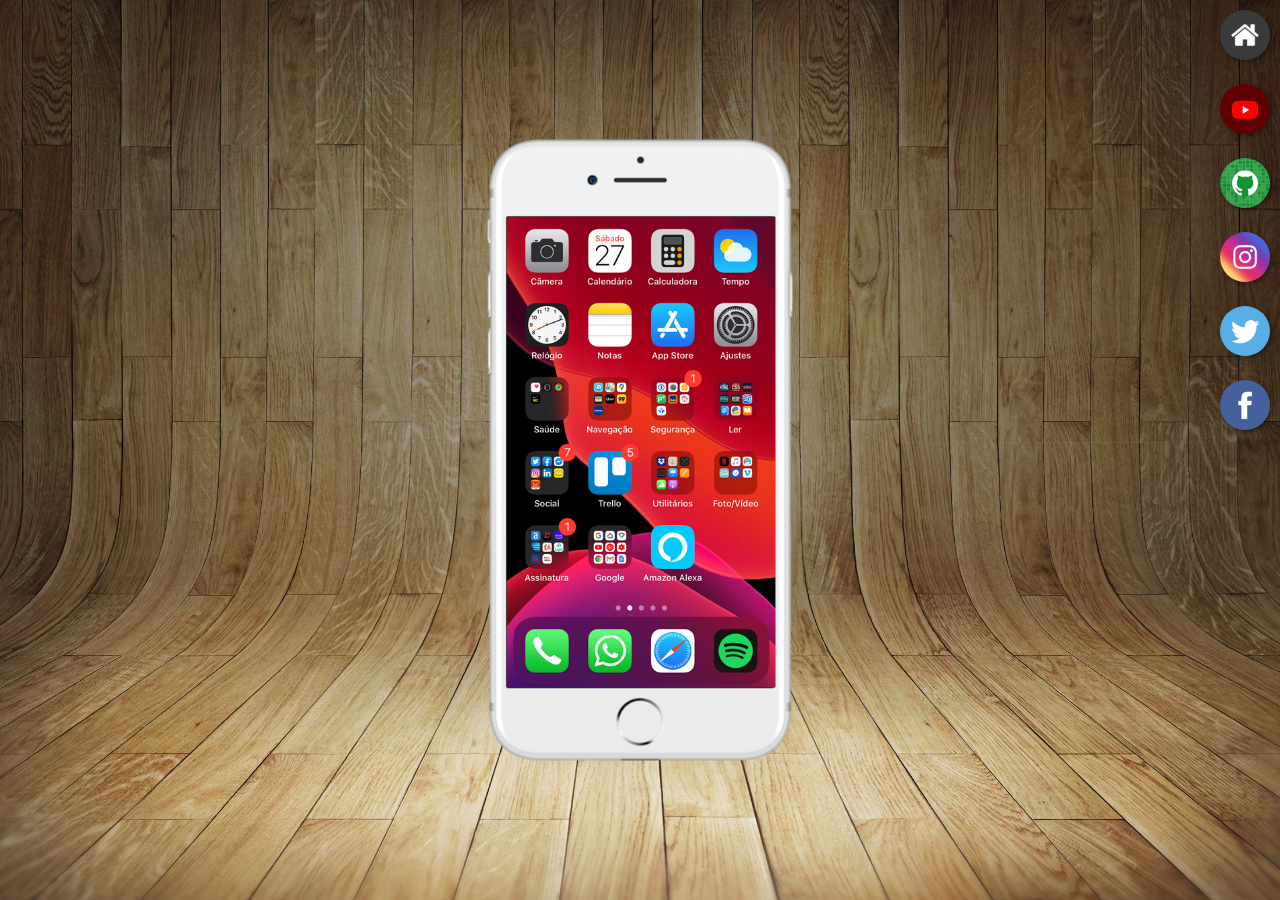
<file: index.html>
<!DOCTYPE html>
<html lang="pt-br">
<head>
    <meta charset="UTF-8">
    <meta name="viewport" content="width=device-width, initial-scale=1.0">
    <link rel="stylesheet" href="estilos/style.css">
    
    <title>Projeto Redes Sociais</title>

</head>
<body>
    <main>
        <section id="telefone">
           <iframe src="home.html" name="tela" id="tela"  frameborder="0">
            Seu navegador nao é compatível com isso
           </iframe>

        </section>
        <section id="redes-sociais">
            <a href="home.html" target="tela"><img src="imagens/logo-home.jpg" alt="Home"></a><br>

            <a href="youtube.html" target="tela"><img src="imagens/logo-youtube.jpg" alt="Youtube"></a><br>

            <a href="github.html" target="tela"><img src="imagens/logo-github.jpg" alt="GitHub"></a><br>

            <a href="Instagram.html" target="tela"><img src="imagens/logo-instagram.jpg" alt="Instagram"></a><br>

            <a href="Twitter.html" target="tela"><img src="imagens/logo-twitter.jpg" alt="Twitter"></a><br>

            <a href="facebook.html" target="tela"><img src="imagens/logo-facebook.jpg" alt="Facebook"></a>
        </section>
    </main>



</body>
</html>
</file>
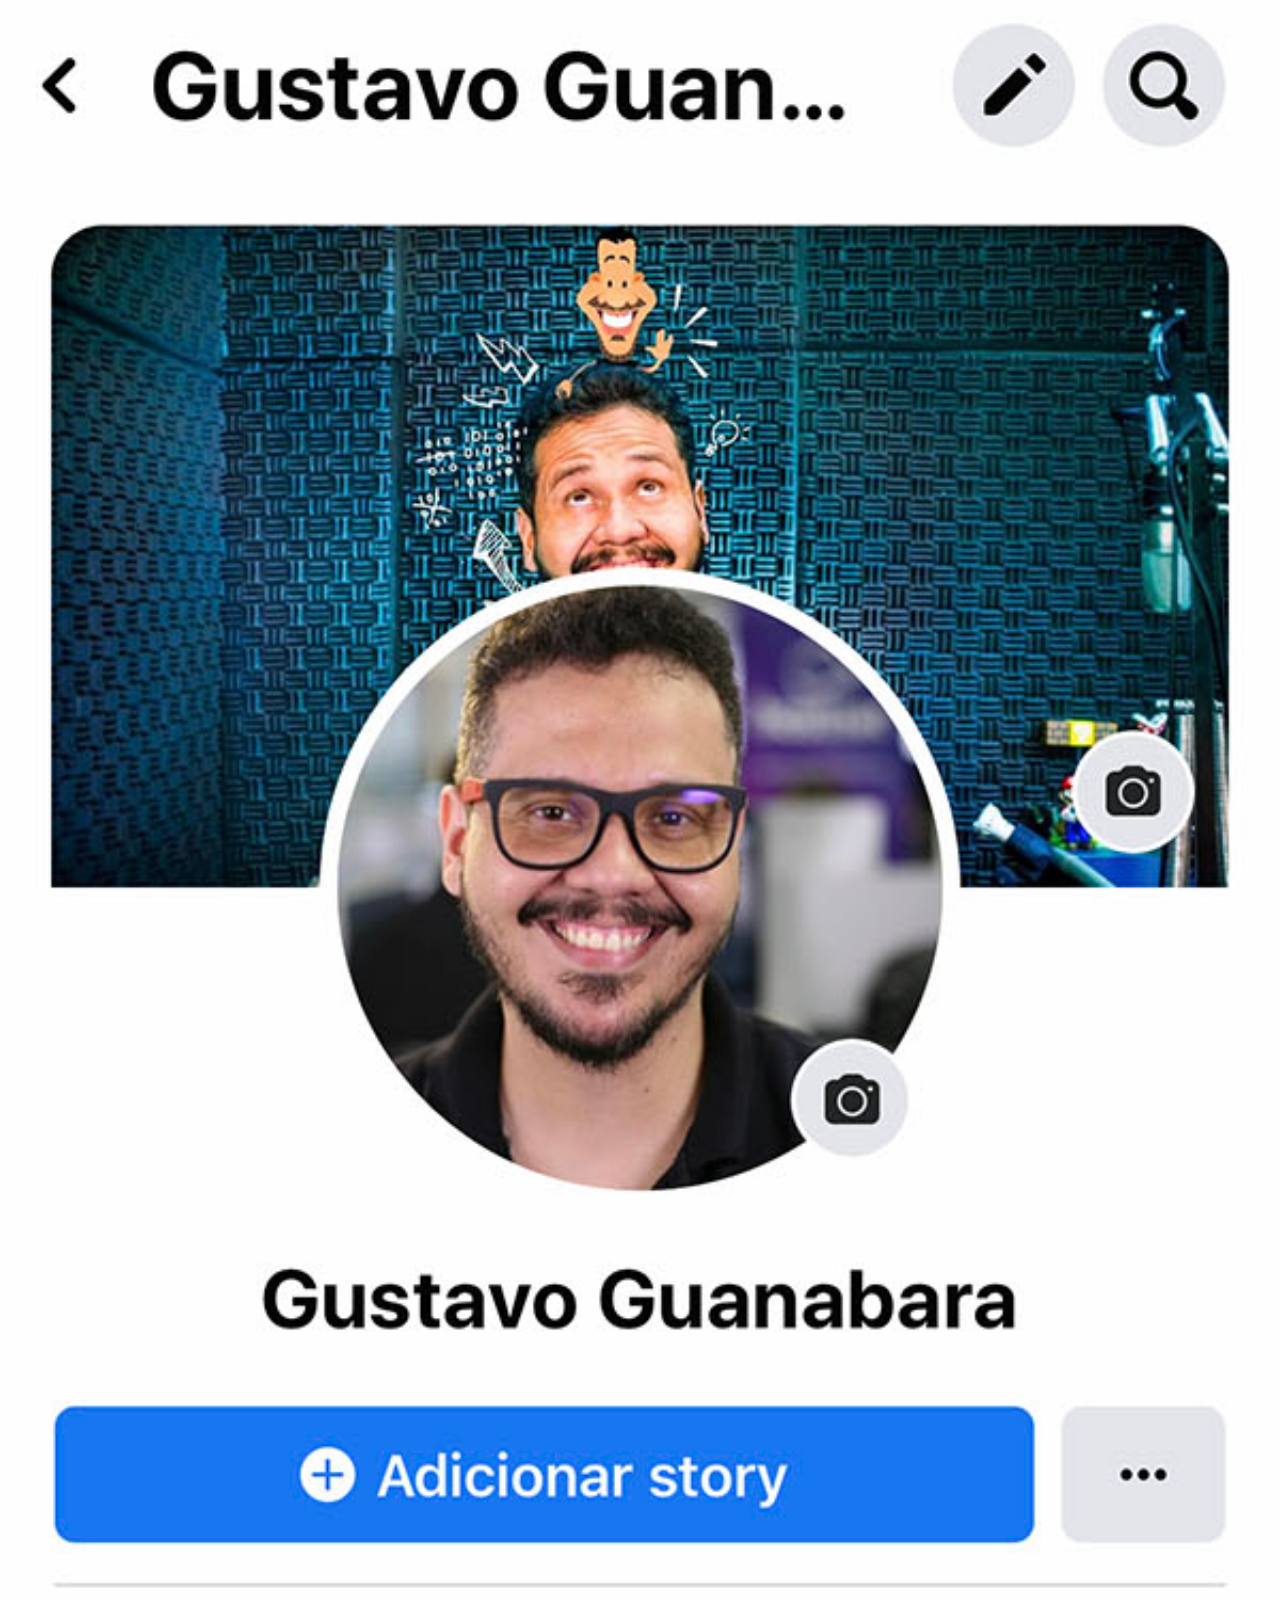
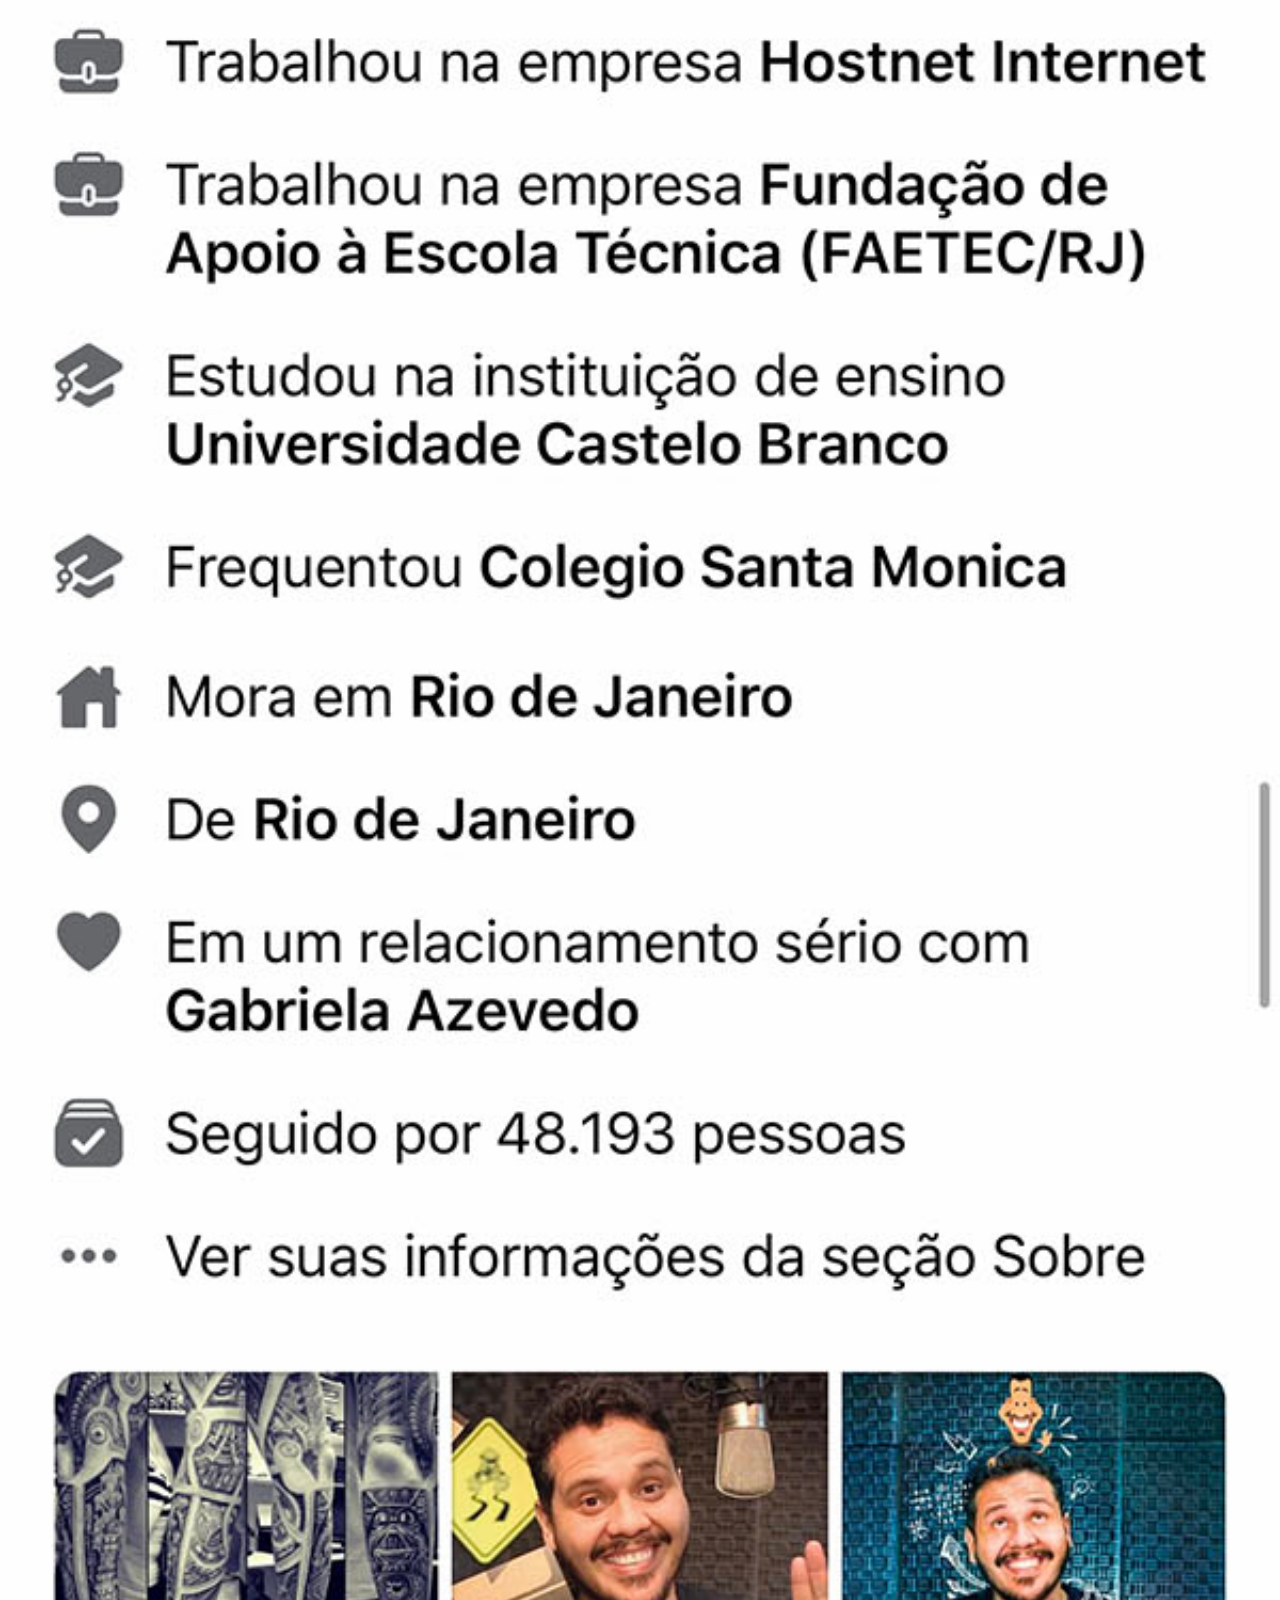
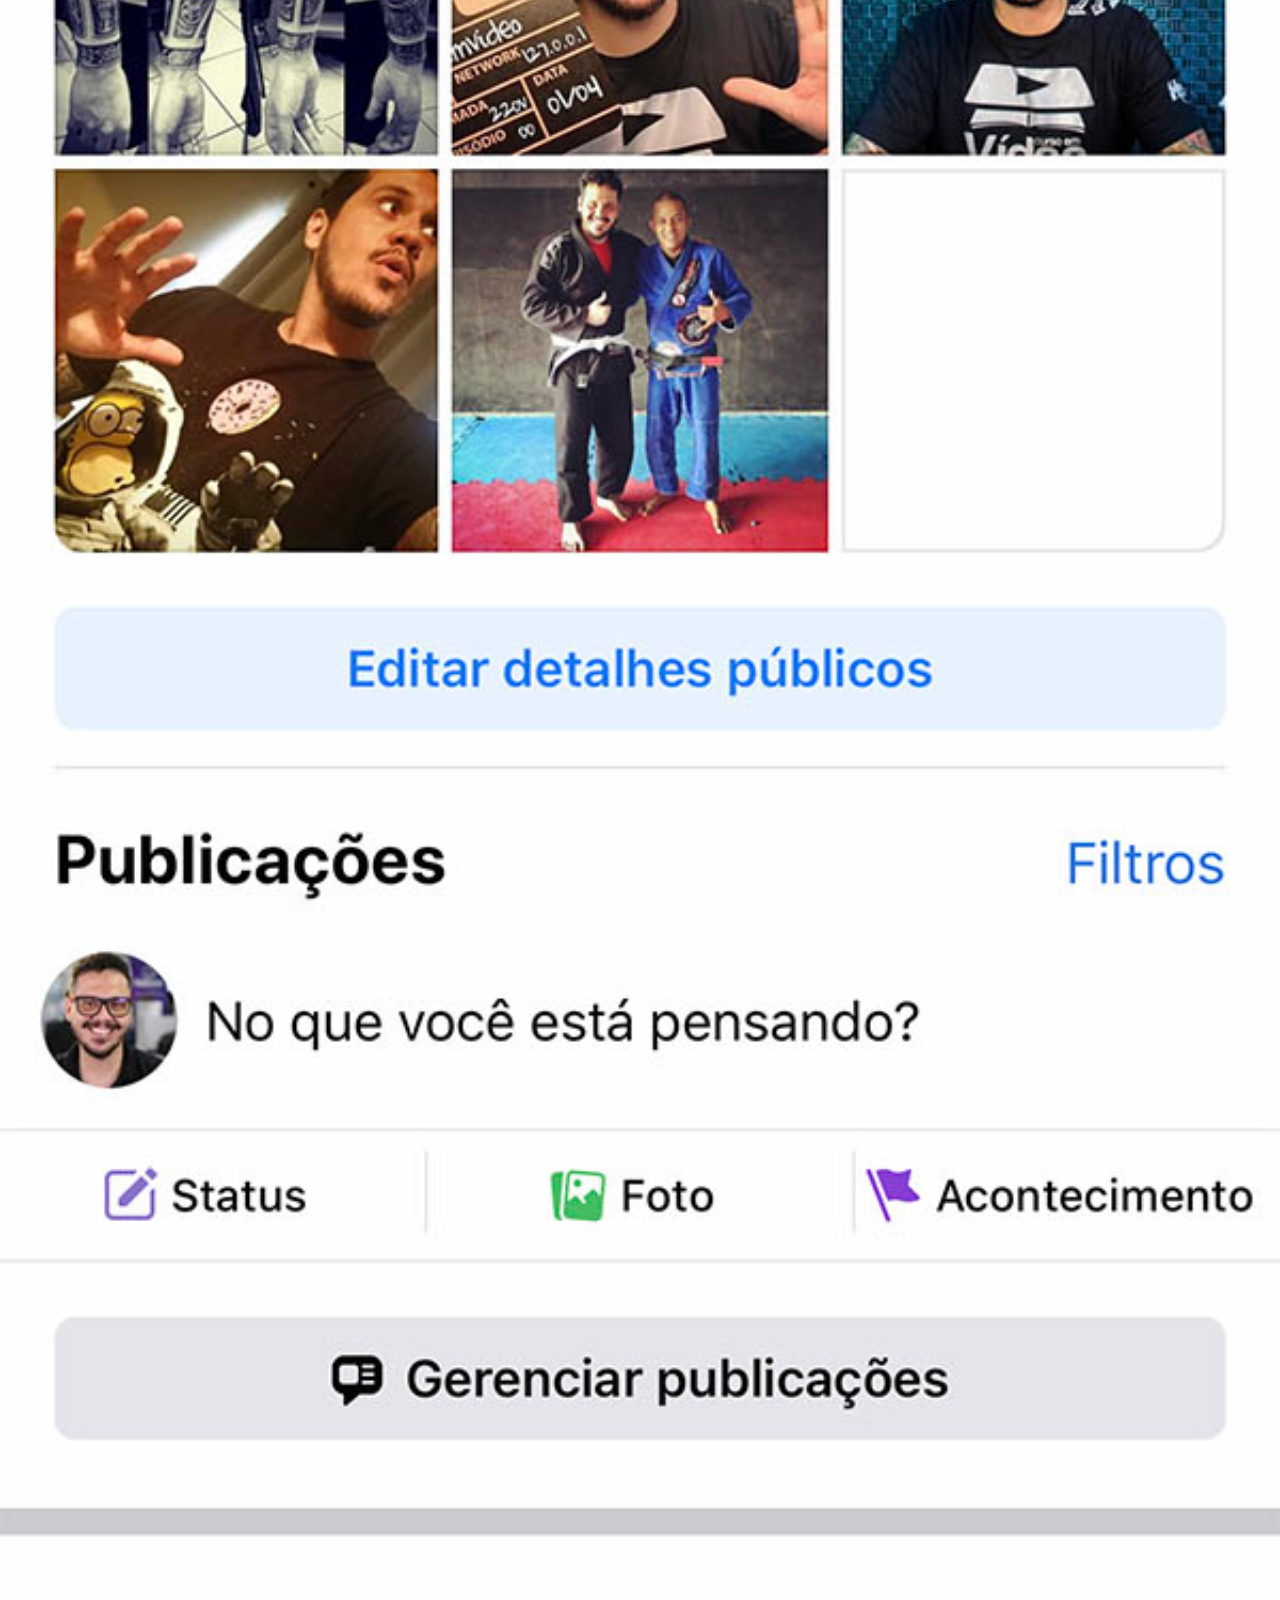
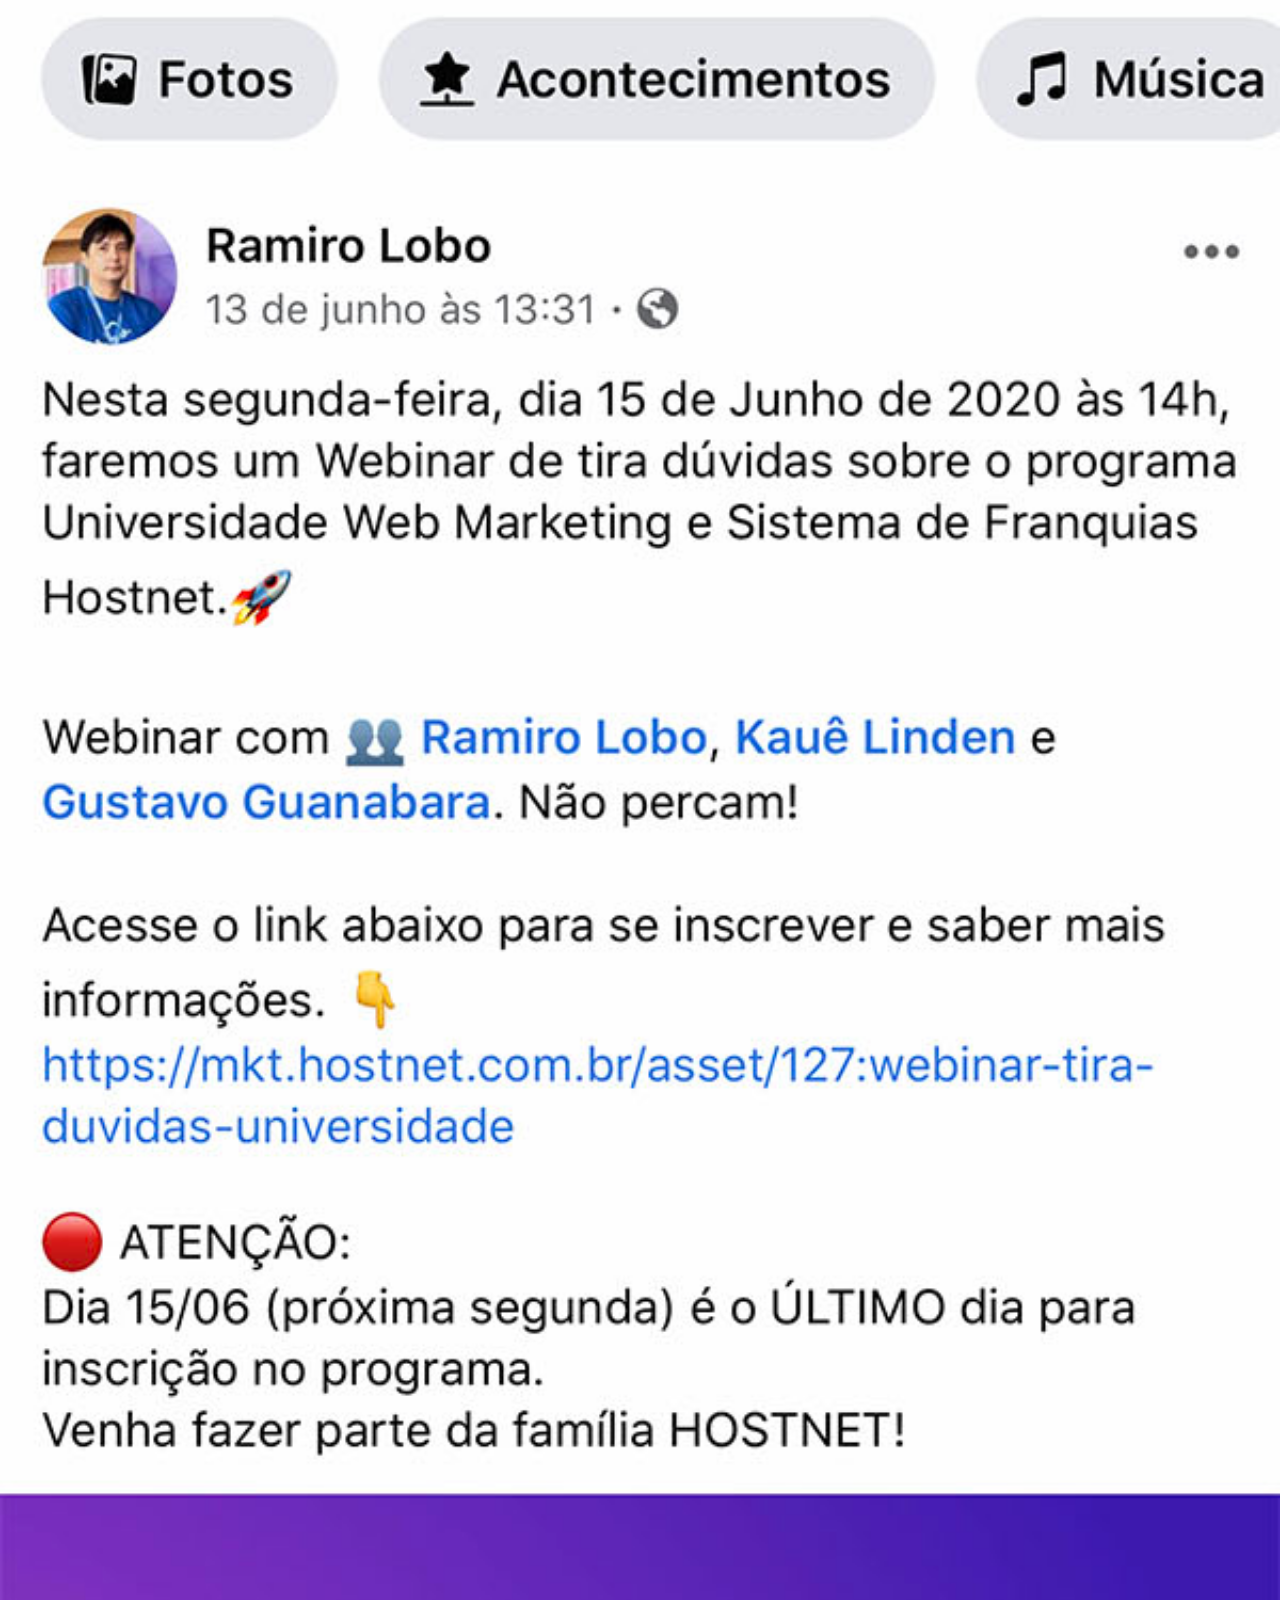
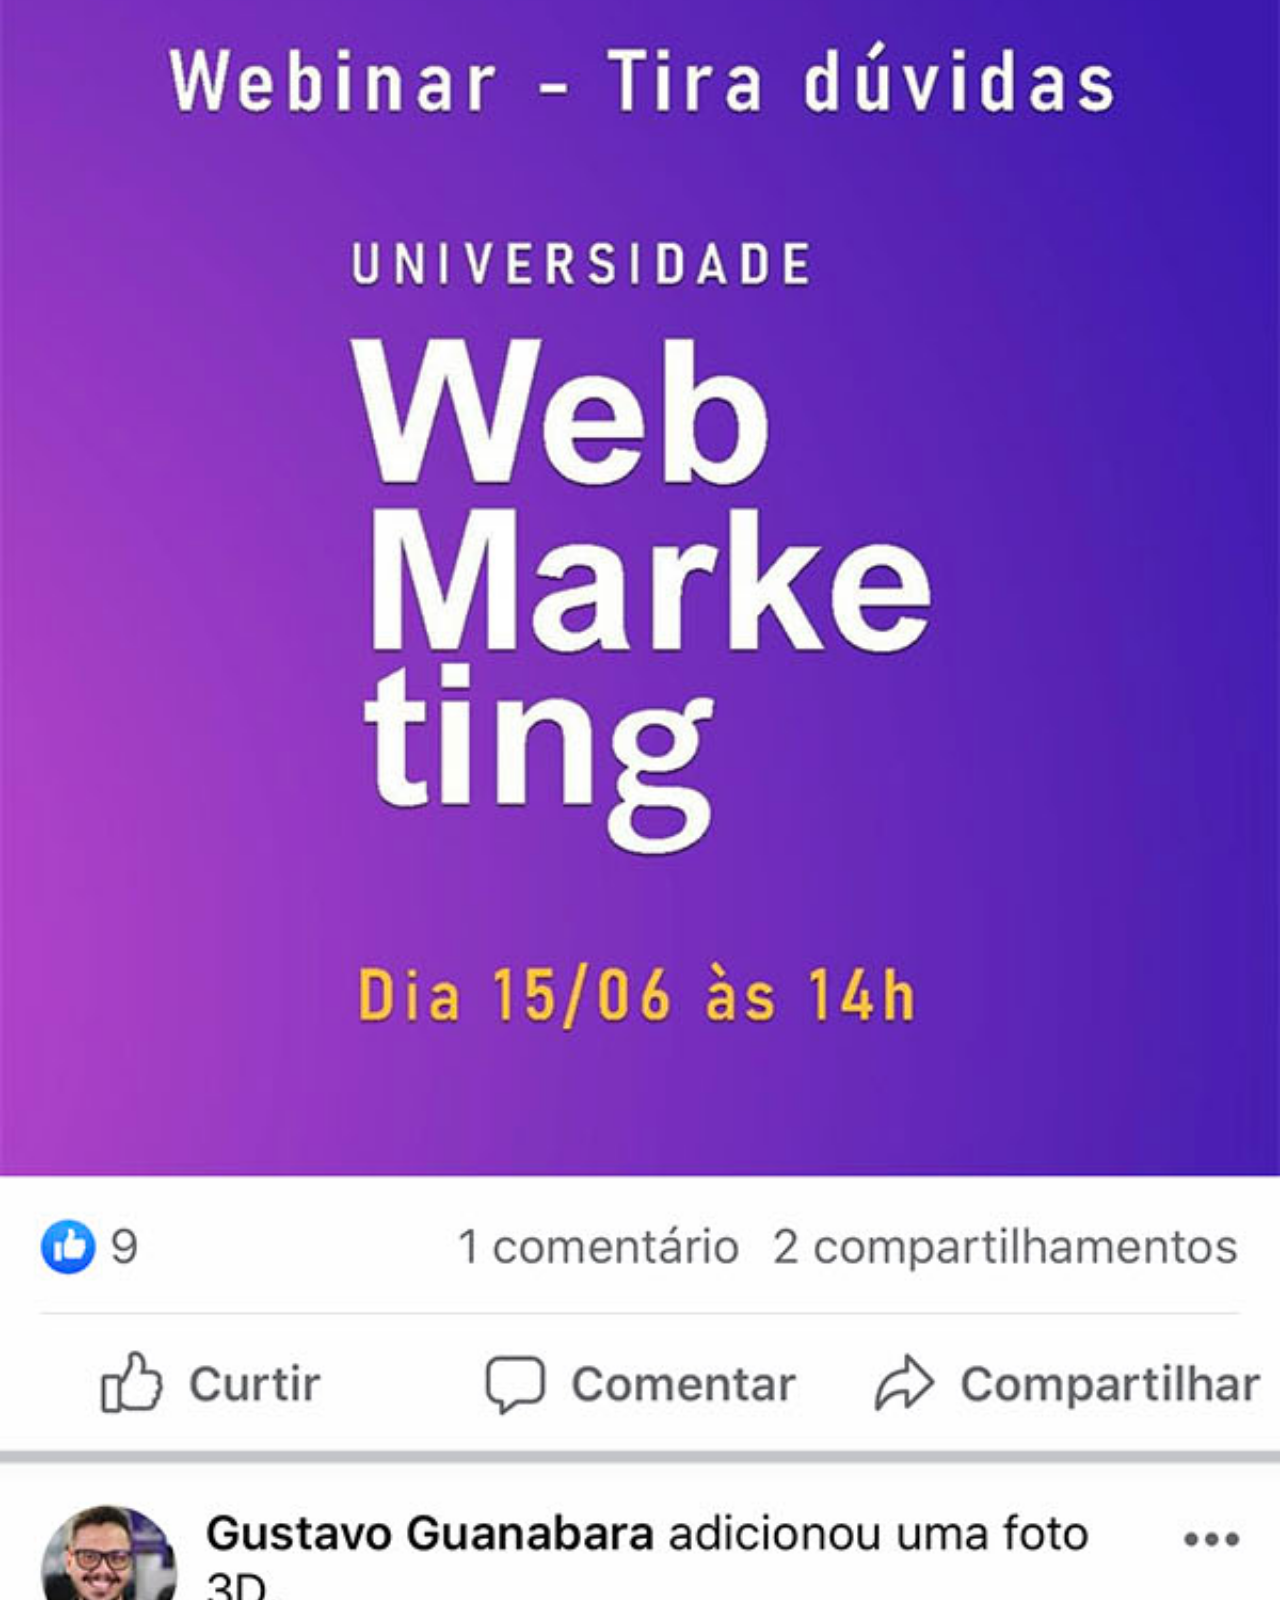
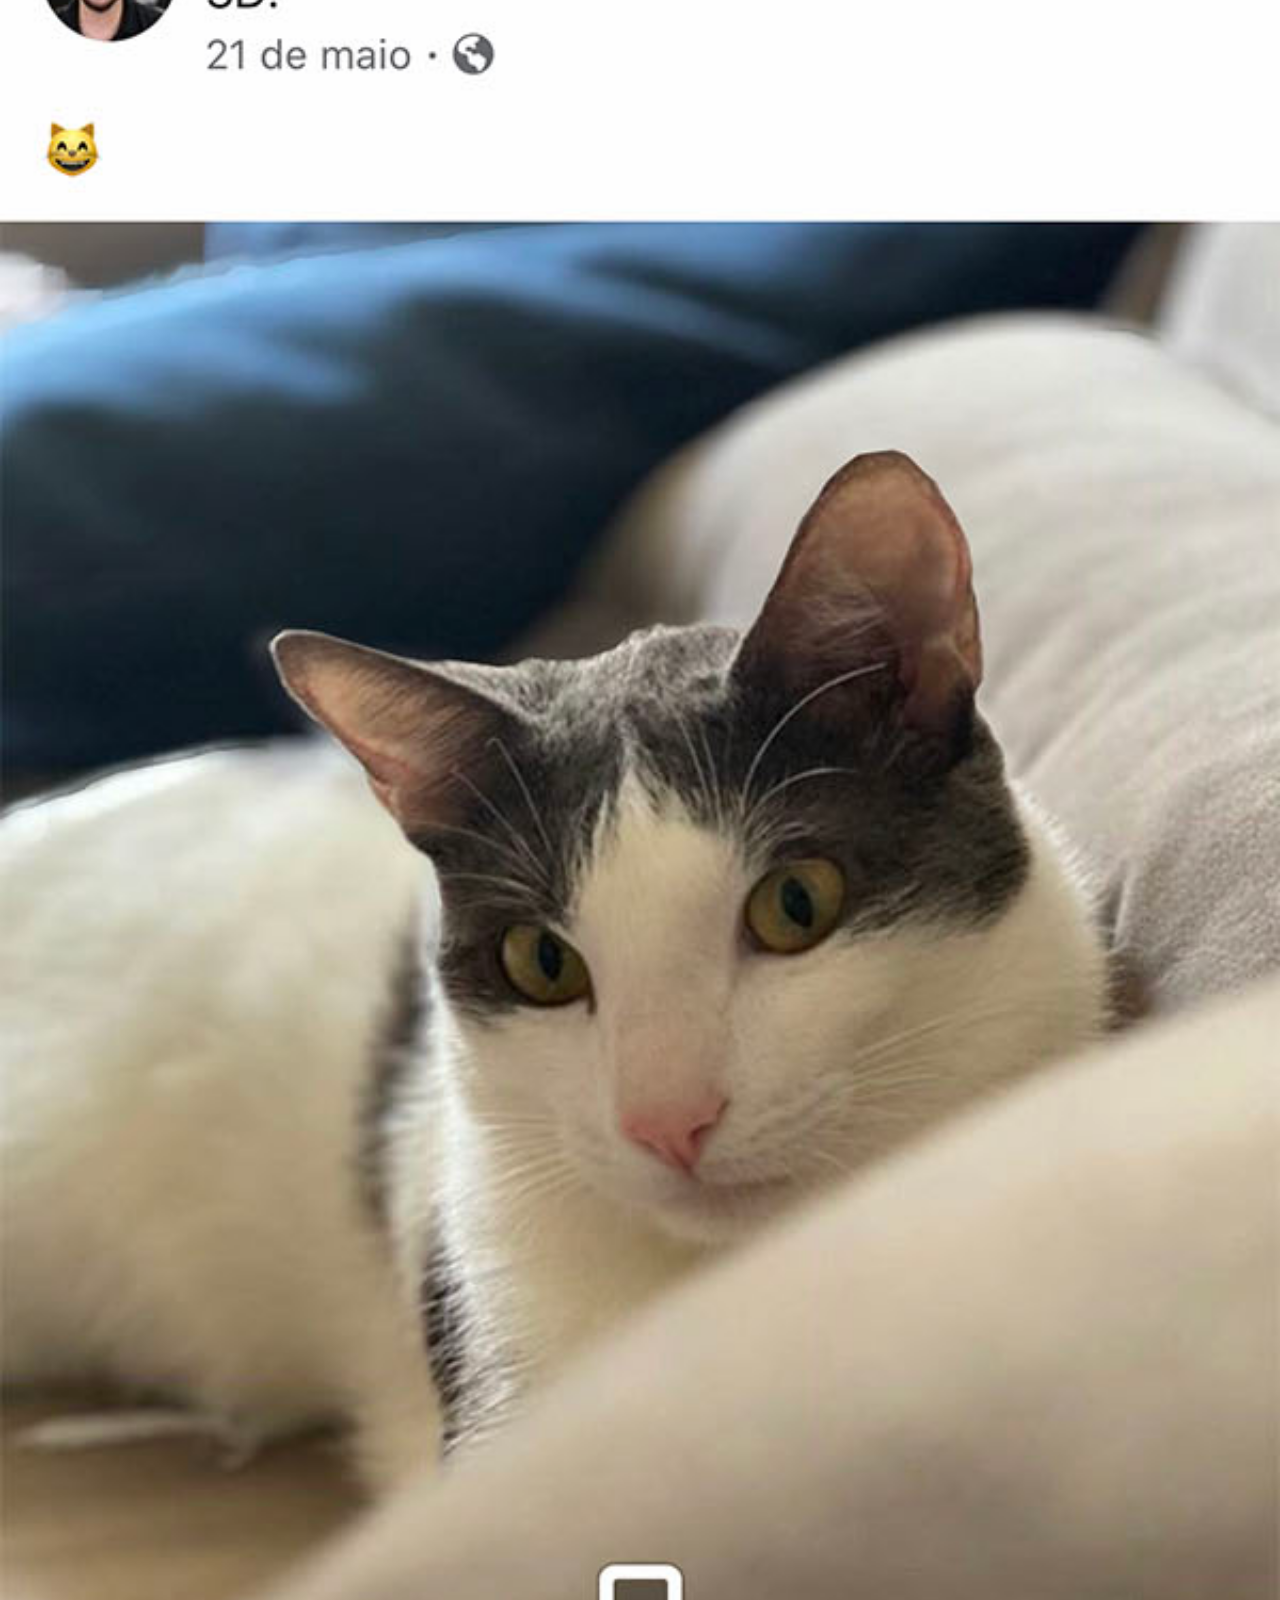
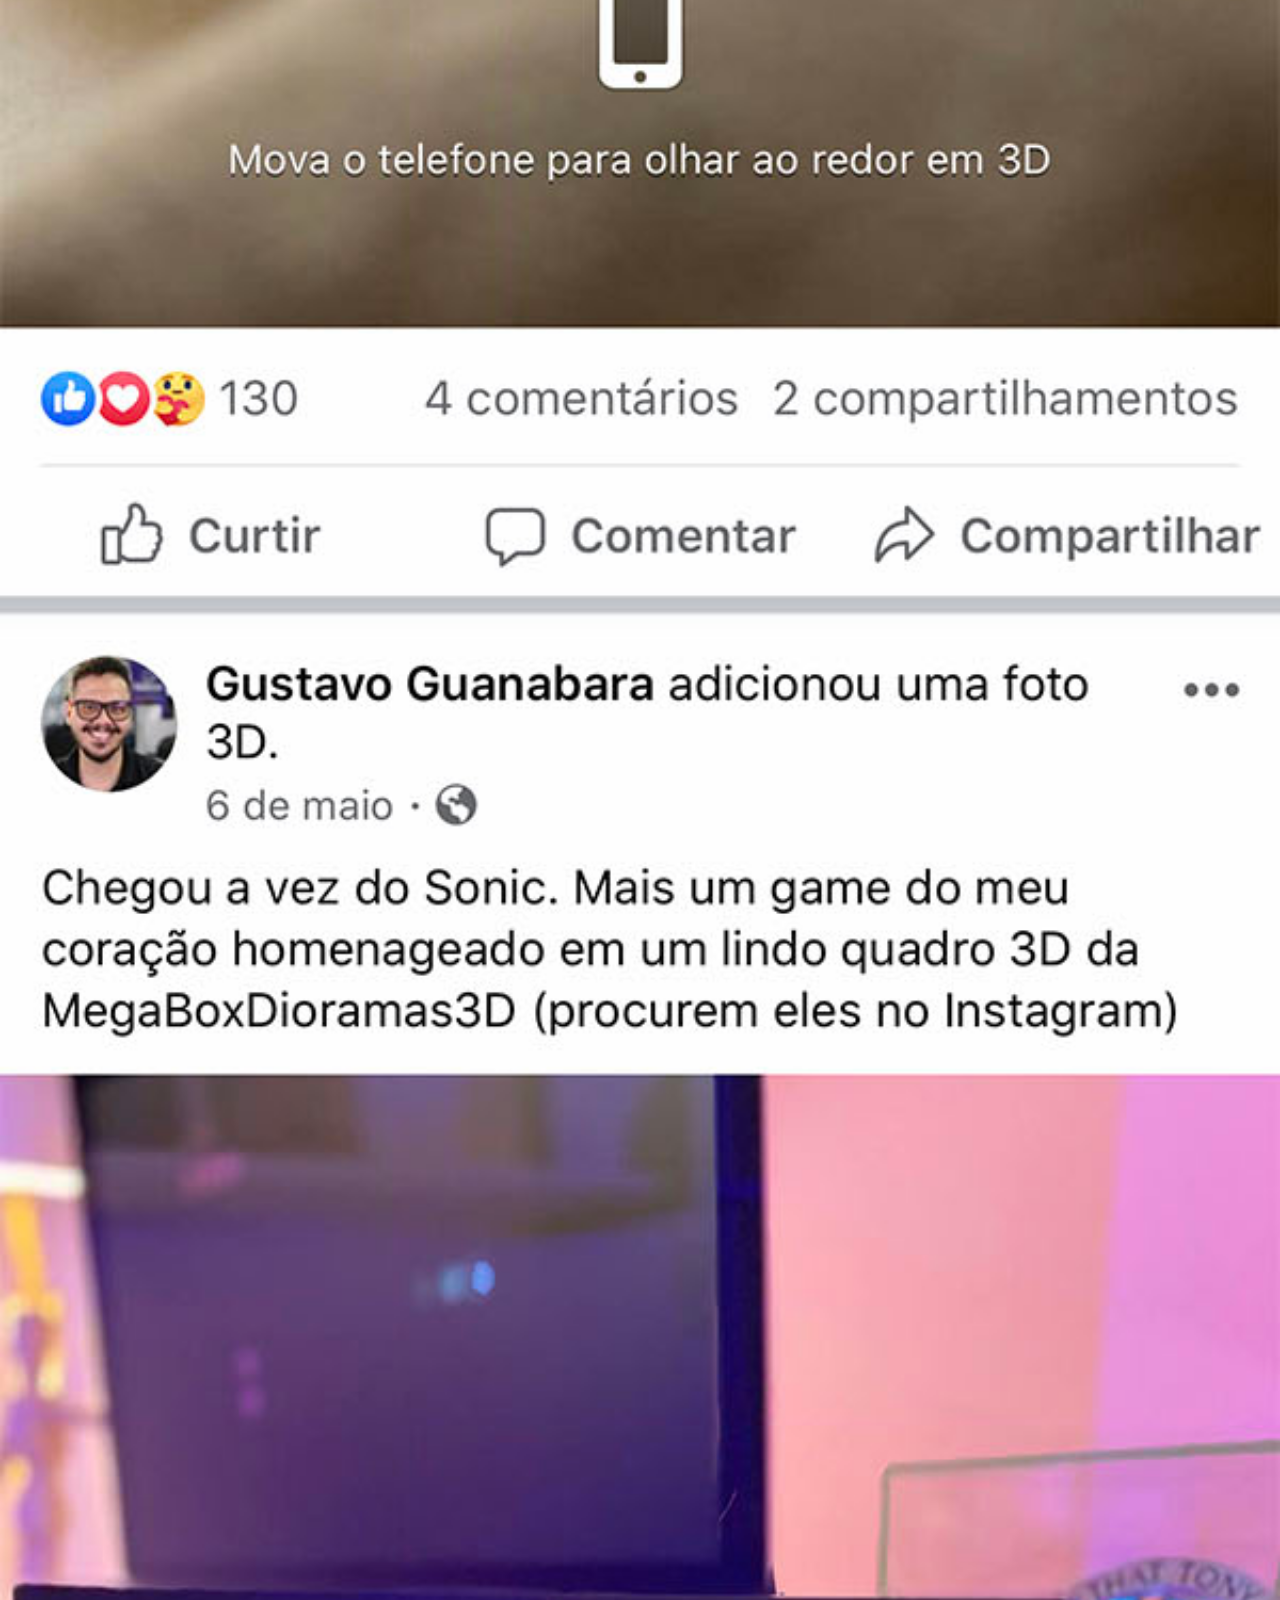
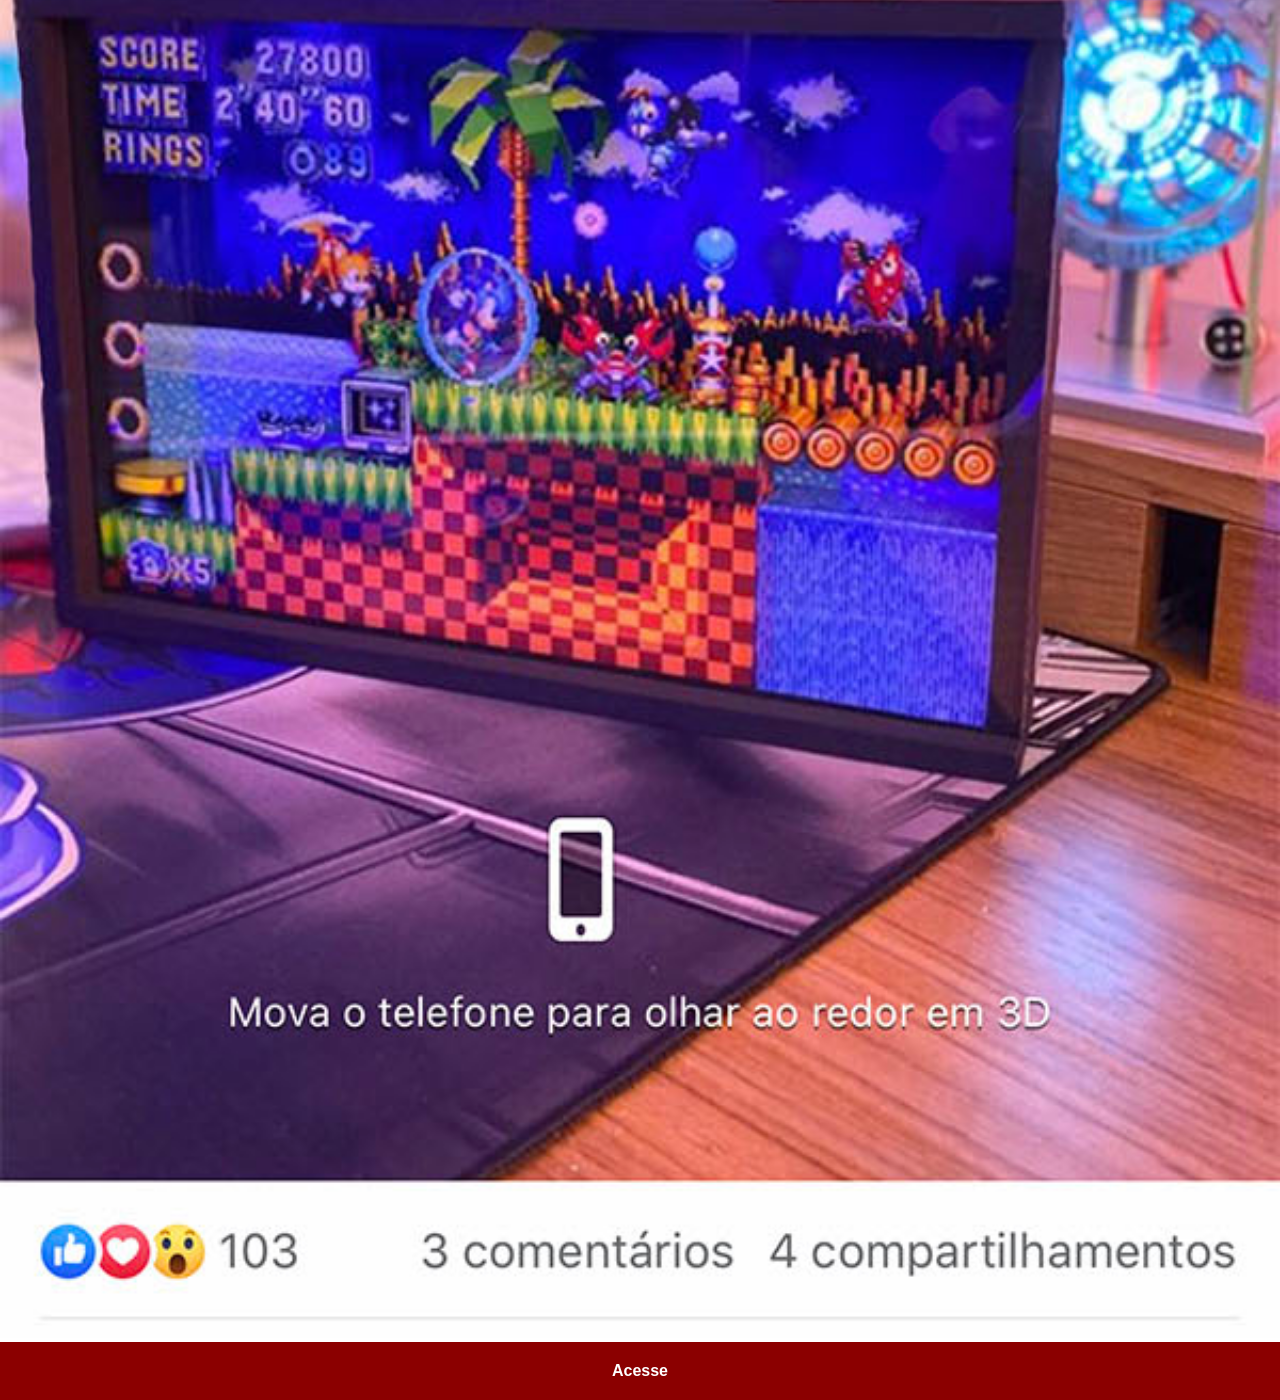
<file: facebook.html>
<!DOCTYPE html>
<html lang="pt-br">
<head>
    <meta charset="UTF-8">
    <meta name="viewport" content="width=device-width, initial-scale=1.0">
    <title>Facebook</title>
    <link rel="stylesheet" href="estilos/social.css">
</head>
<body>
    <img src="imagens/tela-facebook.jpg" alt="Facebook">
    <a href="https://www.facebook.com/gustavoguanabara"  target="_blank">Acesse</a>

</body>
</html>
</file>
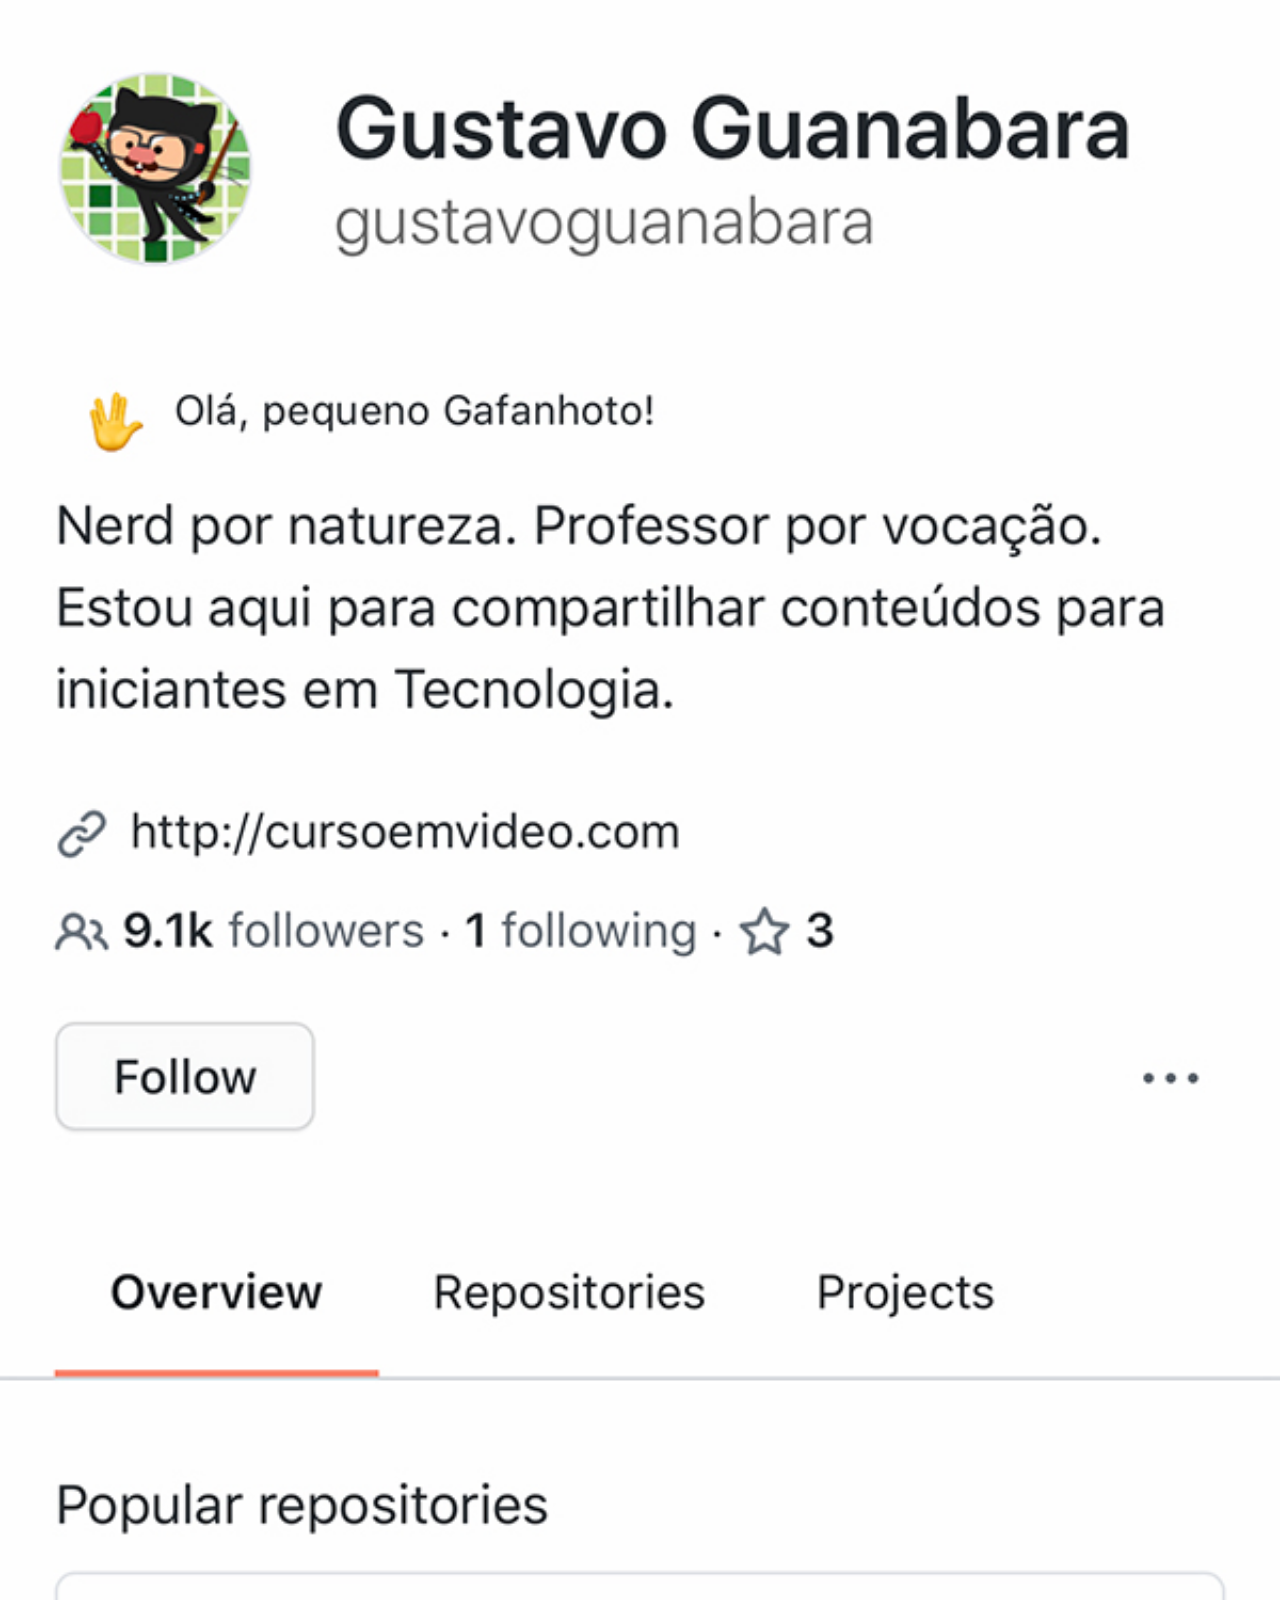
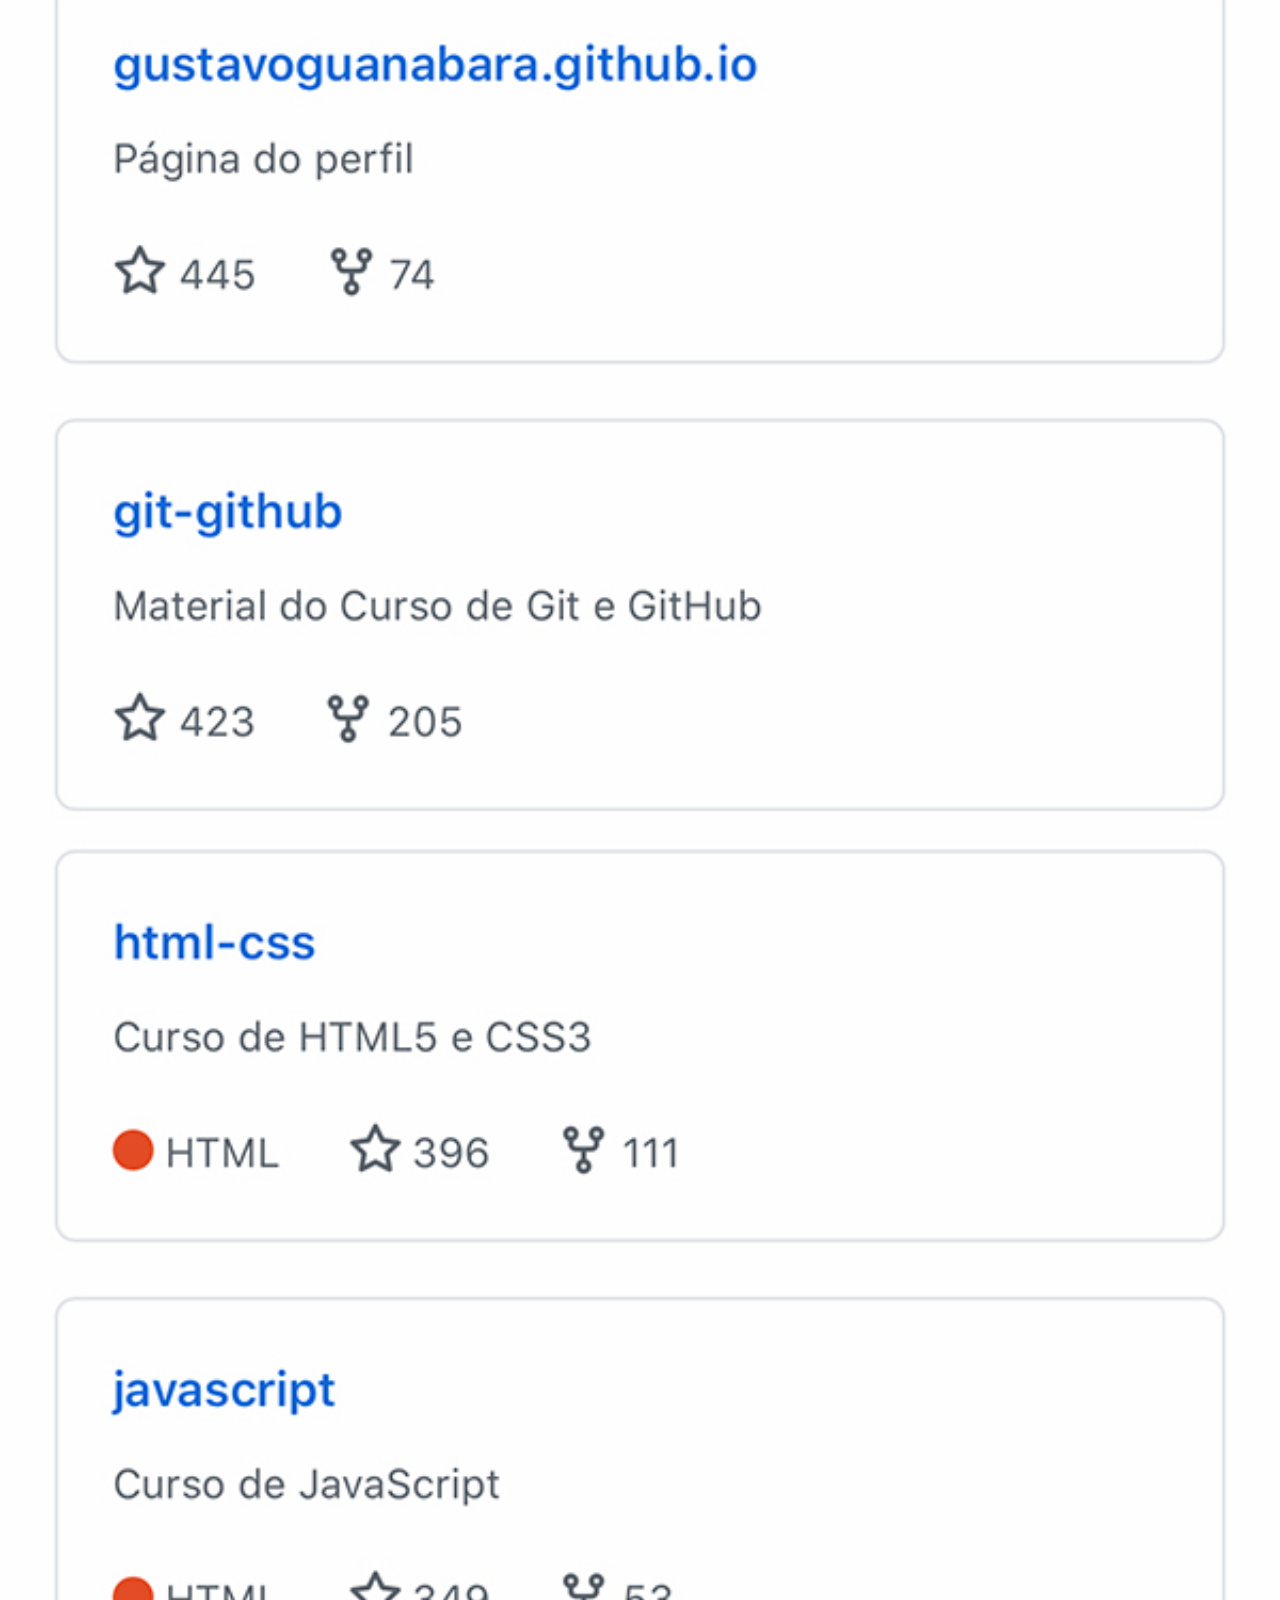
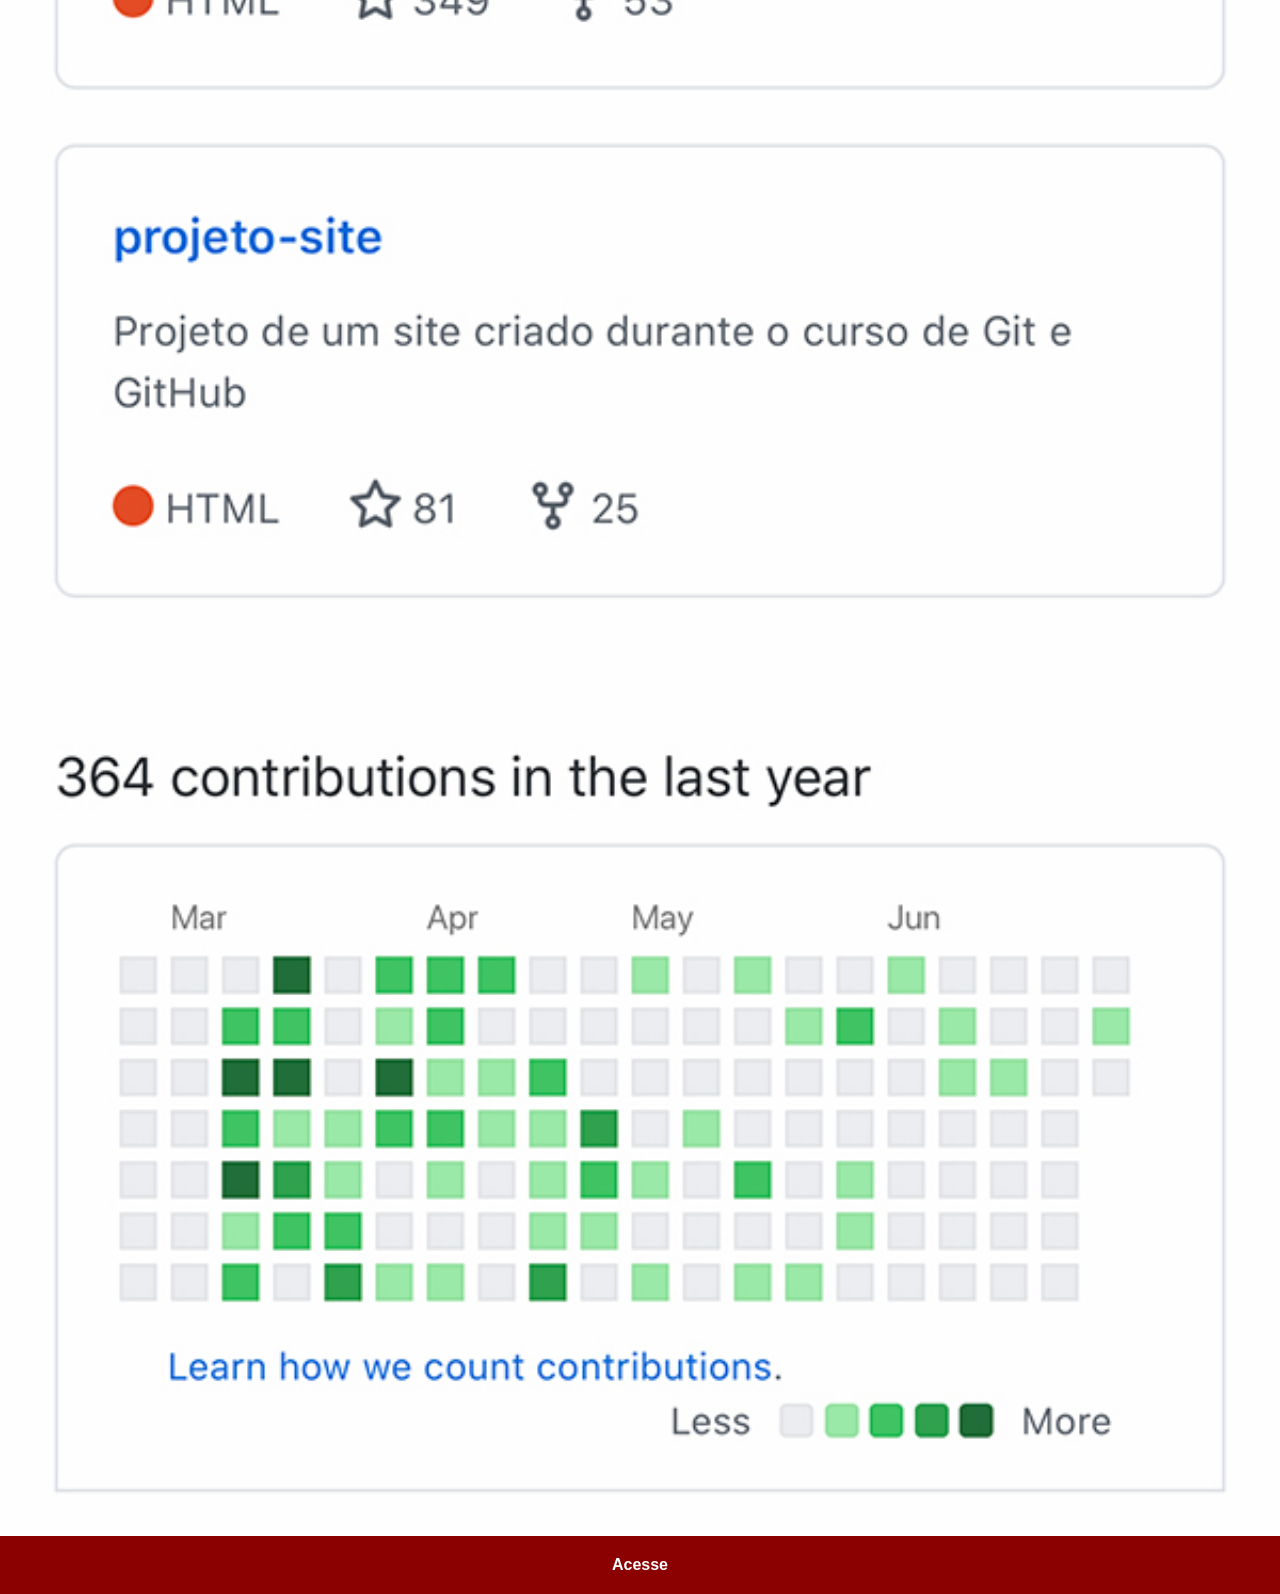
<file: github.html>
<!DOCTYPE html>
<html lang="pt-br">
<head>
    <meta charset="UTF-8">
    <meta name="viewport" content="width=device-width, initial-scale=1.0">
    <title>GitHub</title>
    <link rel="stylesheet" href="estilos/social.css">

</head>
<body>
    

<img src="imagens/tela-github.jpg" alt="GitHub">
<a href="https://github.com/gustavoguanabara" target="_blank">Acesse</a>


</body>
</html>
</file>
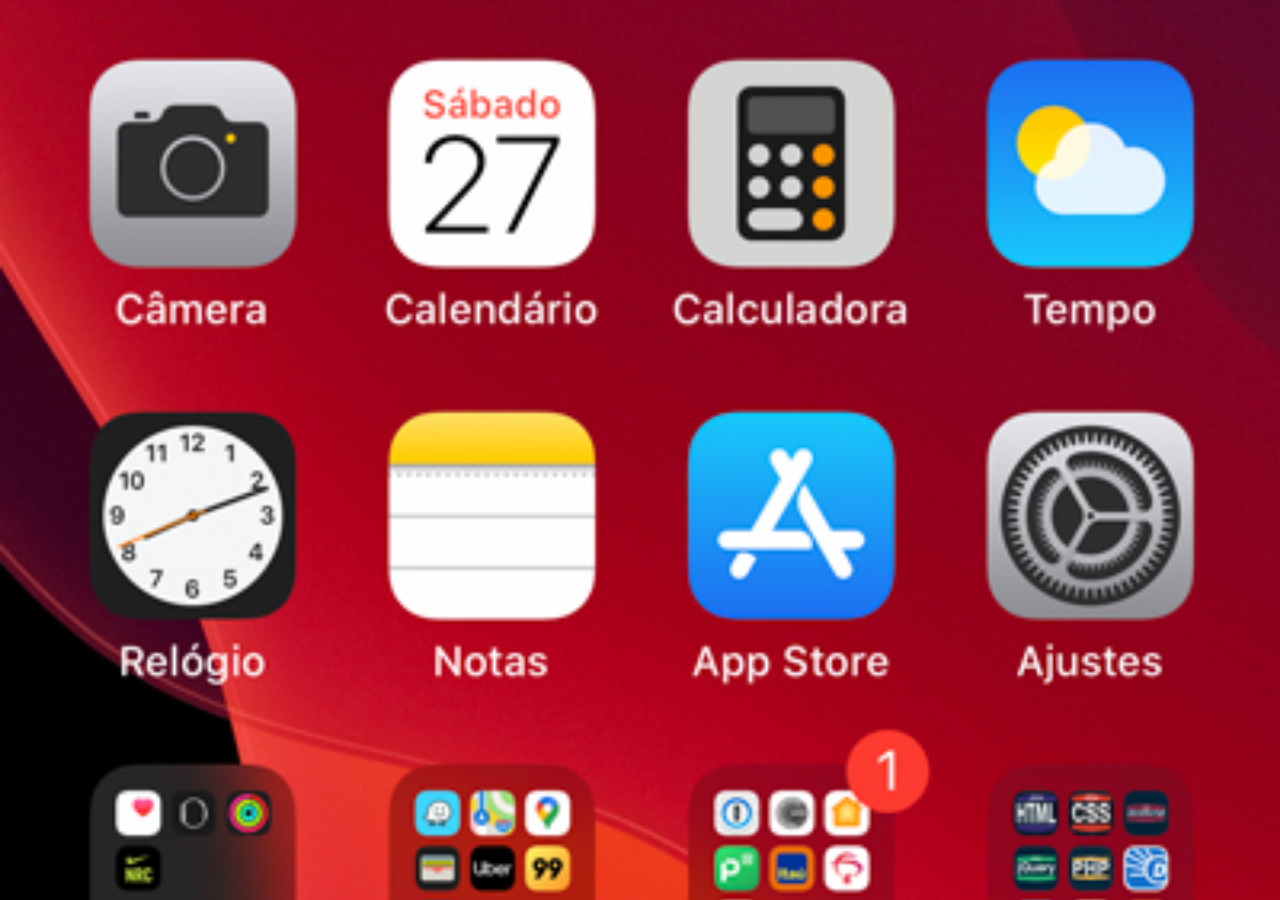
<file: home.html>
<!DOCTYPE html>
<html lang="pt-br">
<head>
    <meta charset="UTF-8">
    <meta name="viewport" content="width=device-width, initial-scale=1.0">
    <title>Home</title>
</head>
<style>
    *{
        margin: 0px;
        padding: 0px;
    }


    body{
        width: 10vw;
        height: 100vh;
        background: black url('imagens/tela-home.jpg') no-repeat top center;
        background-size: cover;
    }
</style>
<body>
    
</body>
</html>
</file>
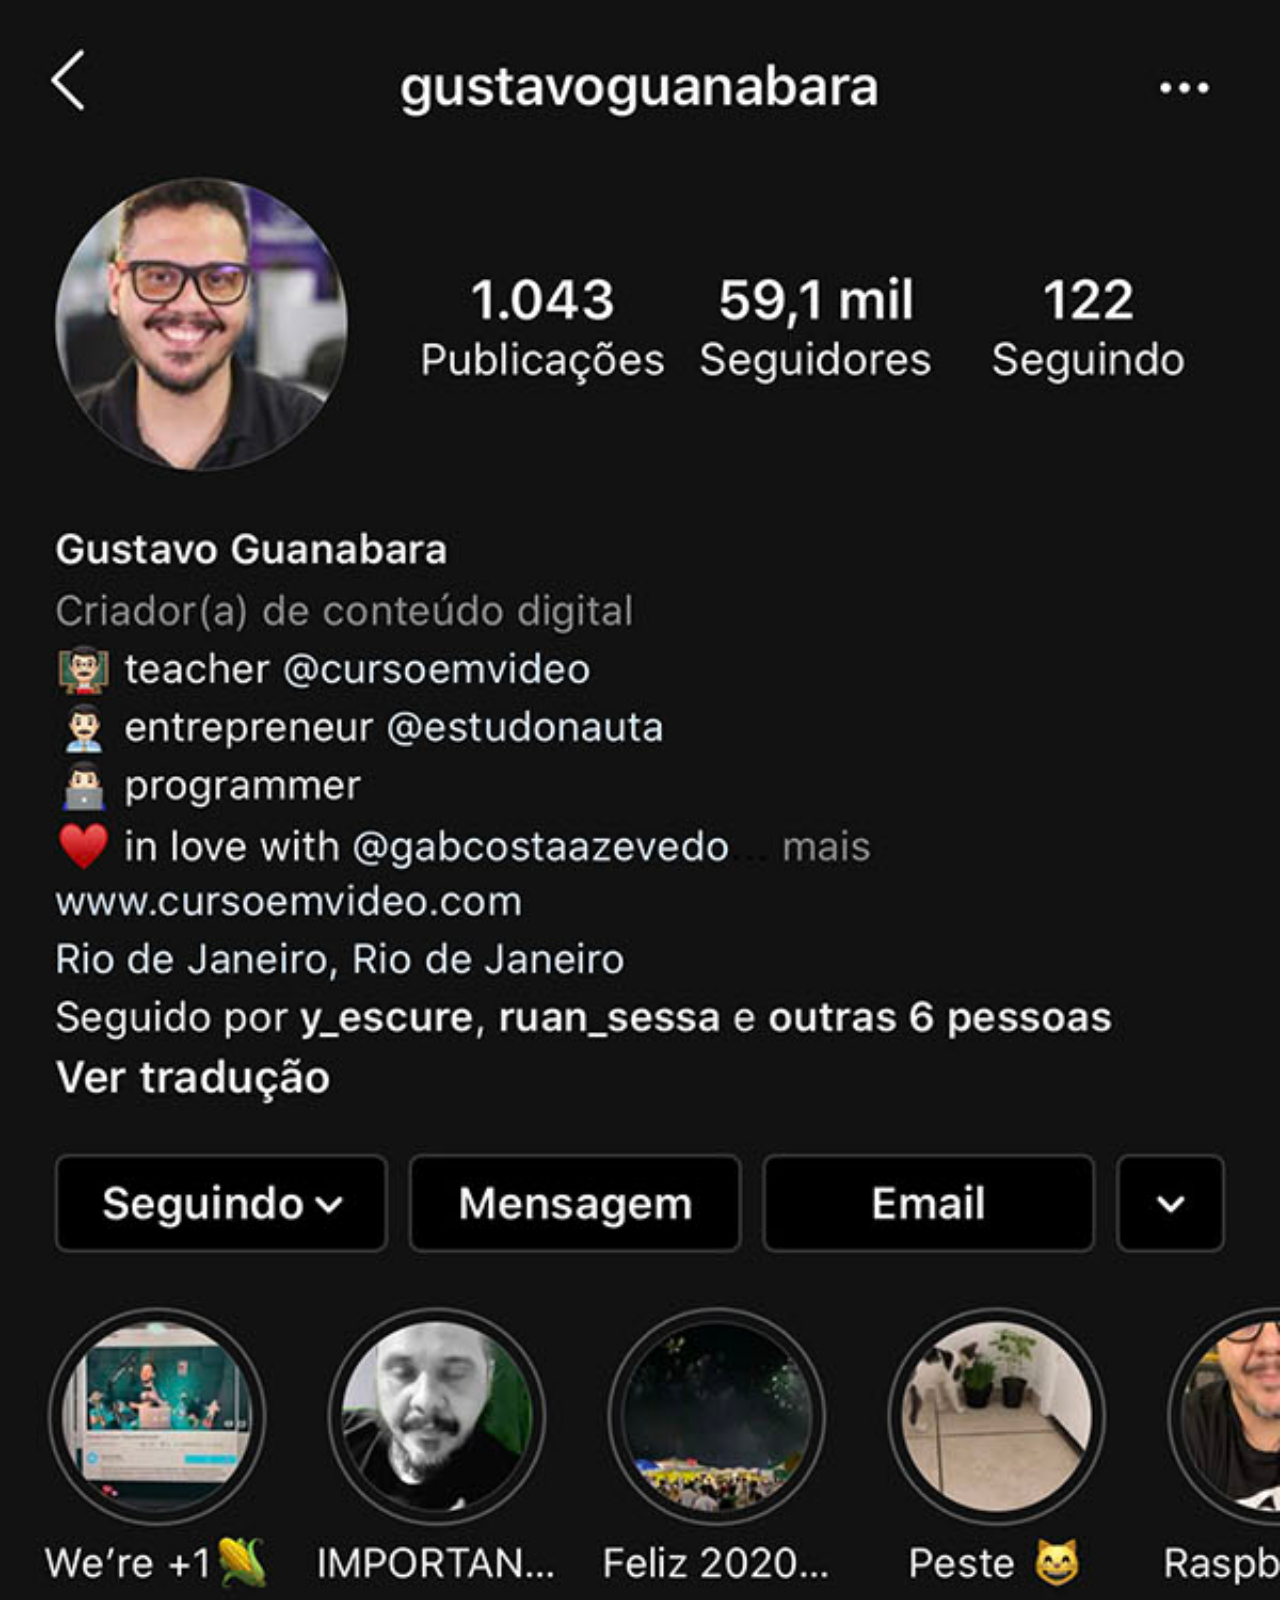
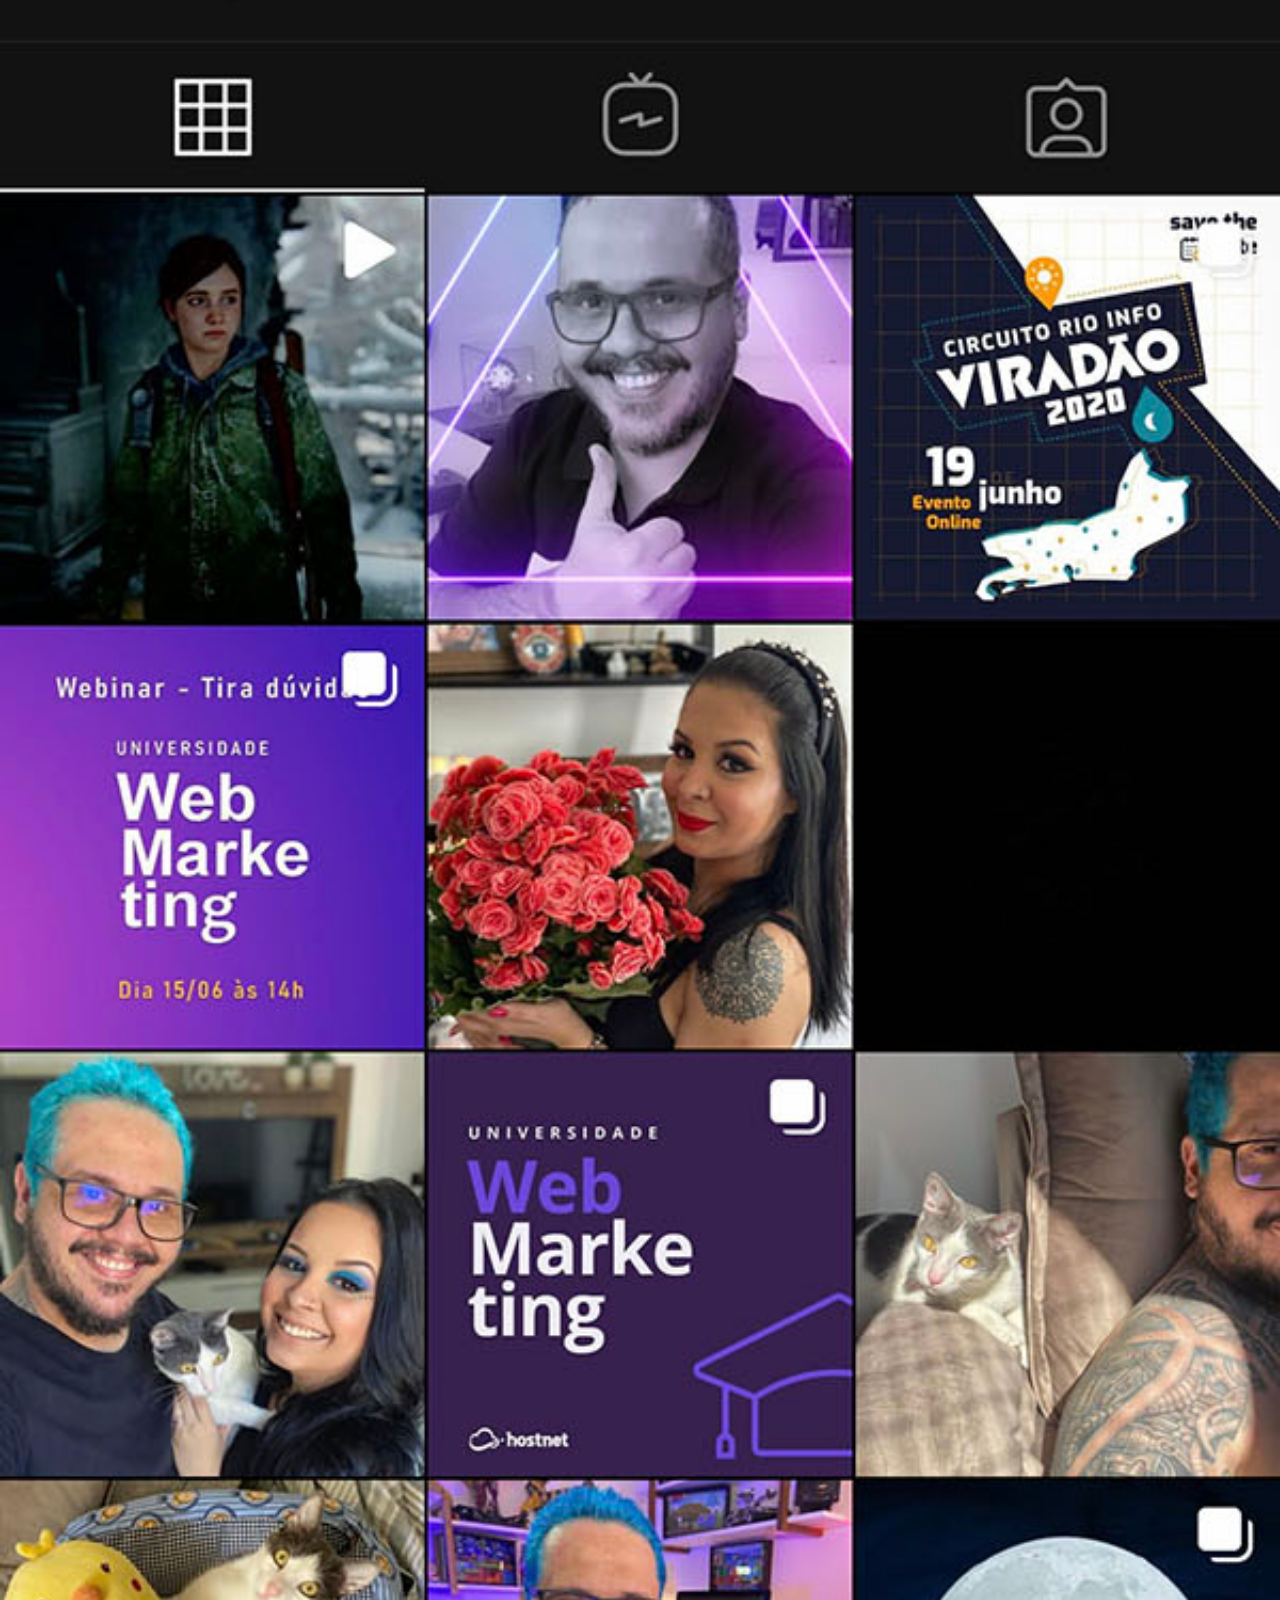
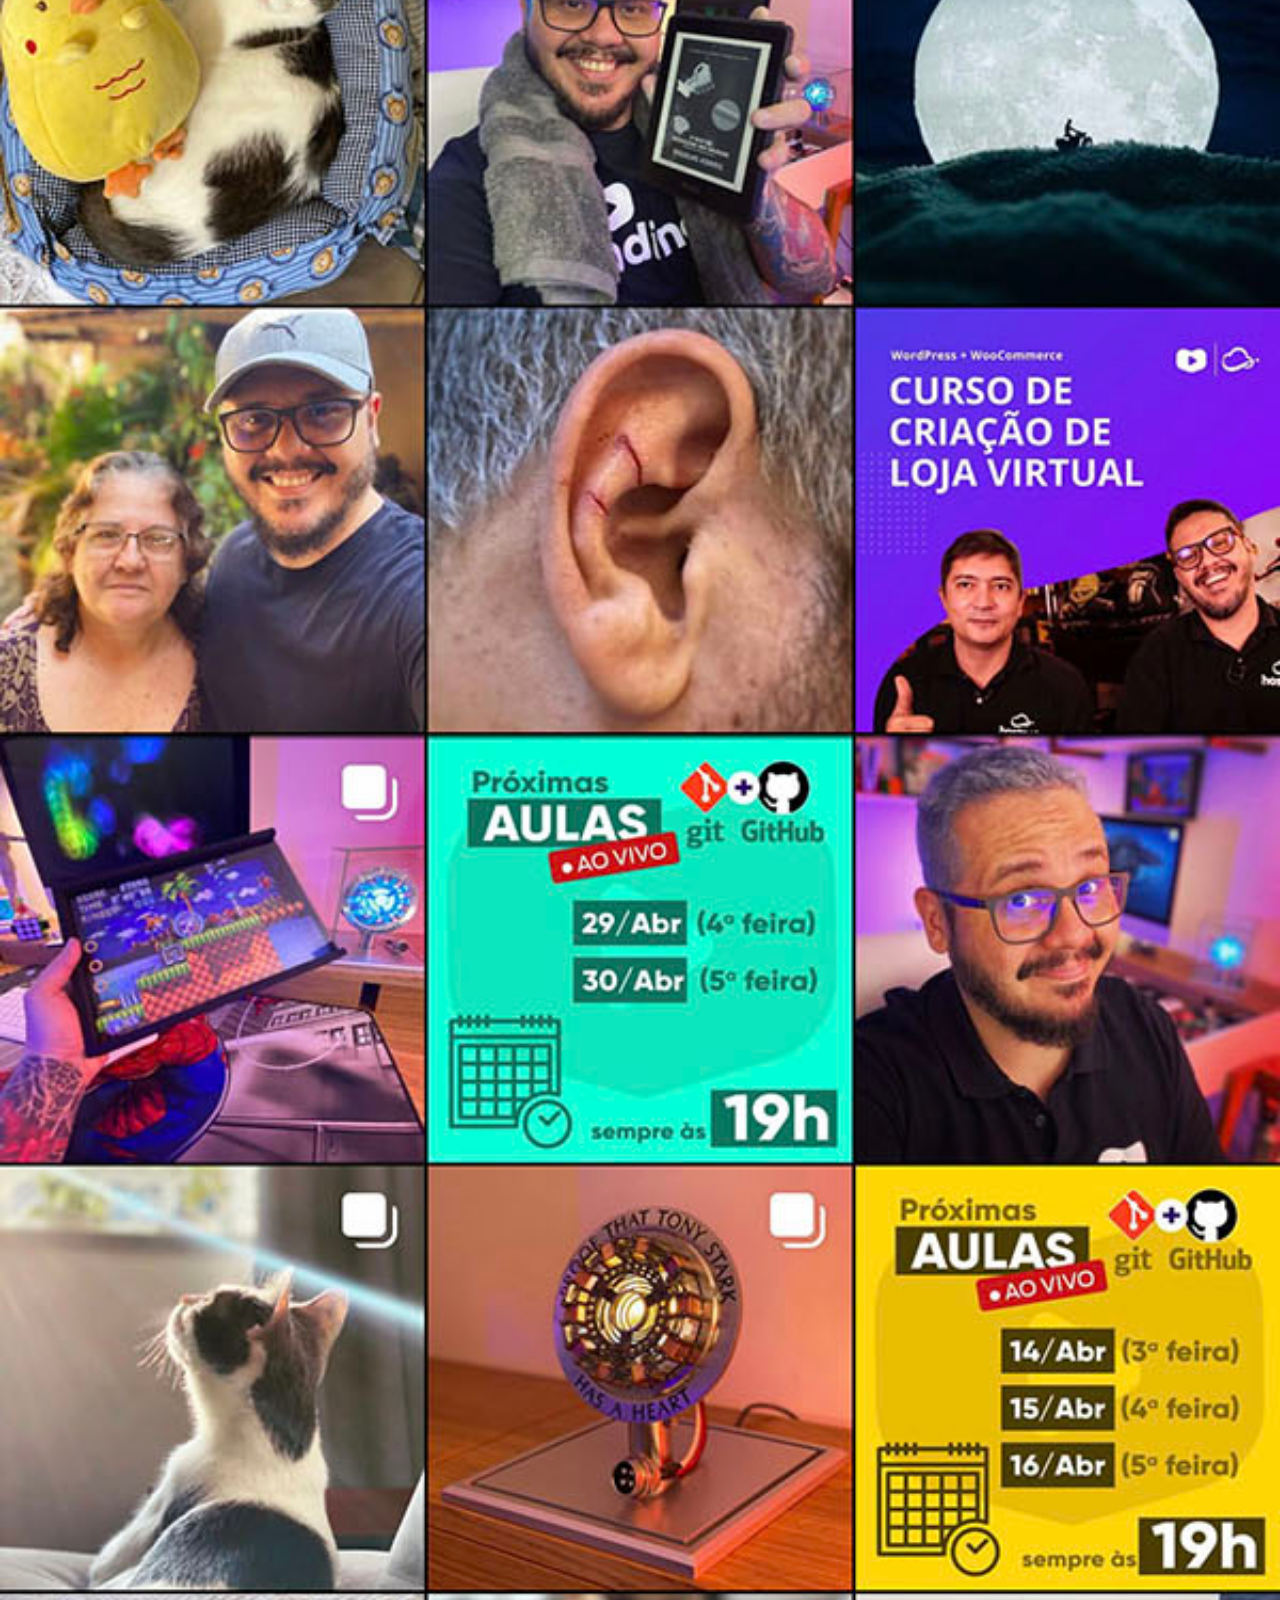
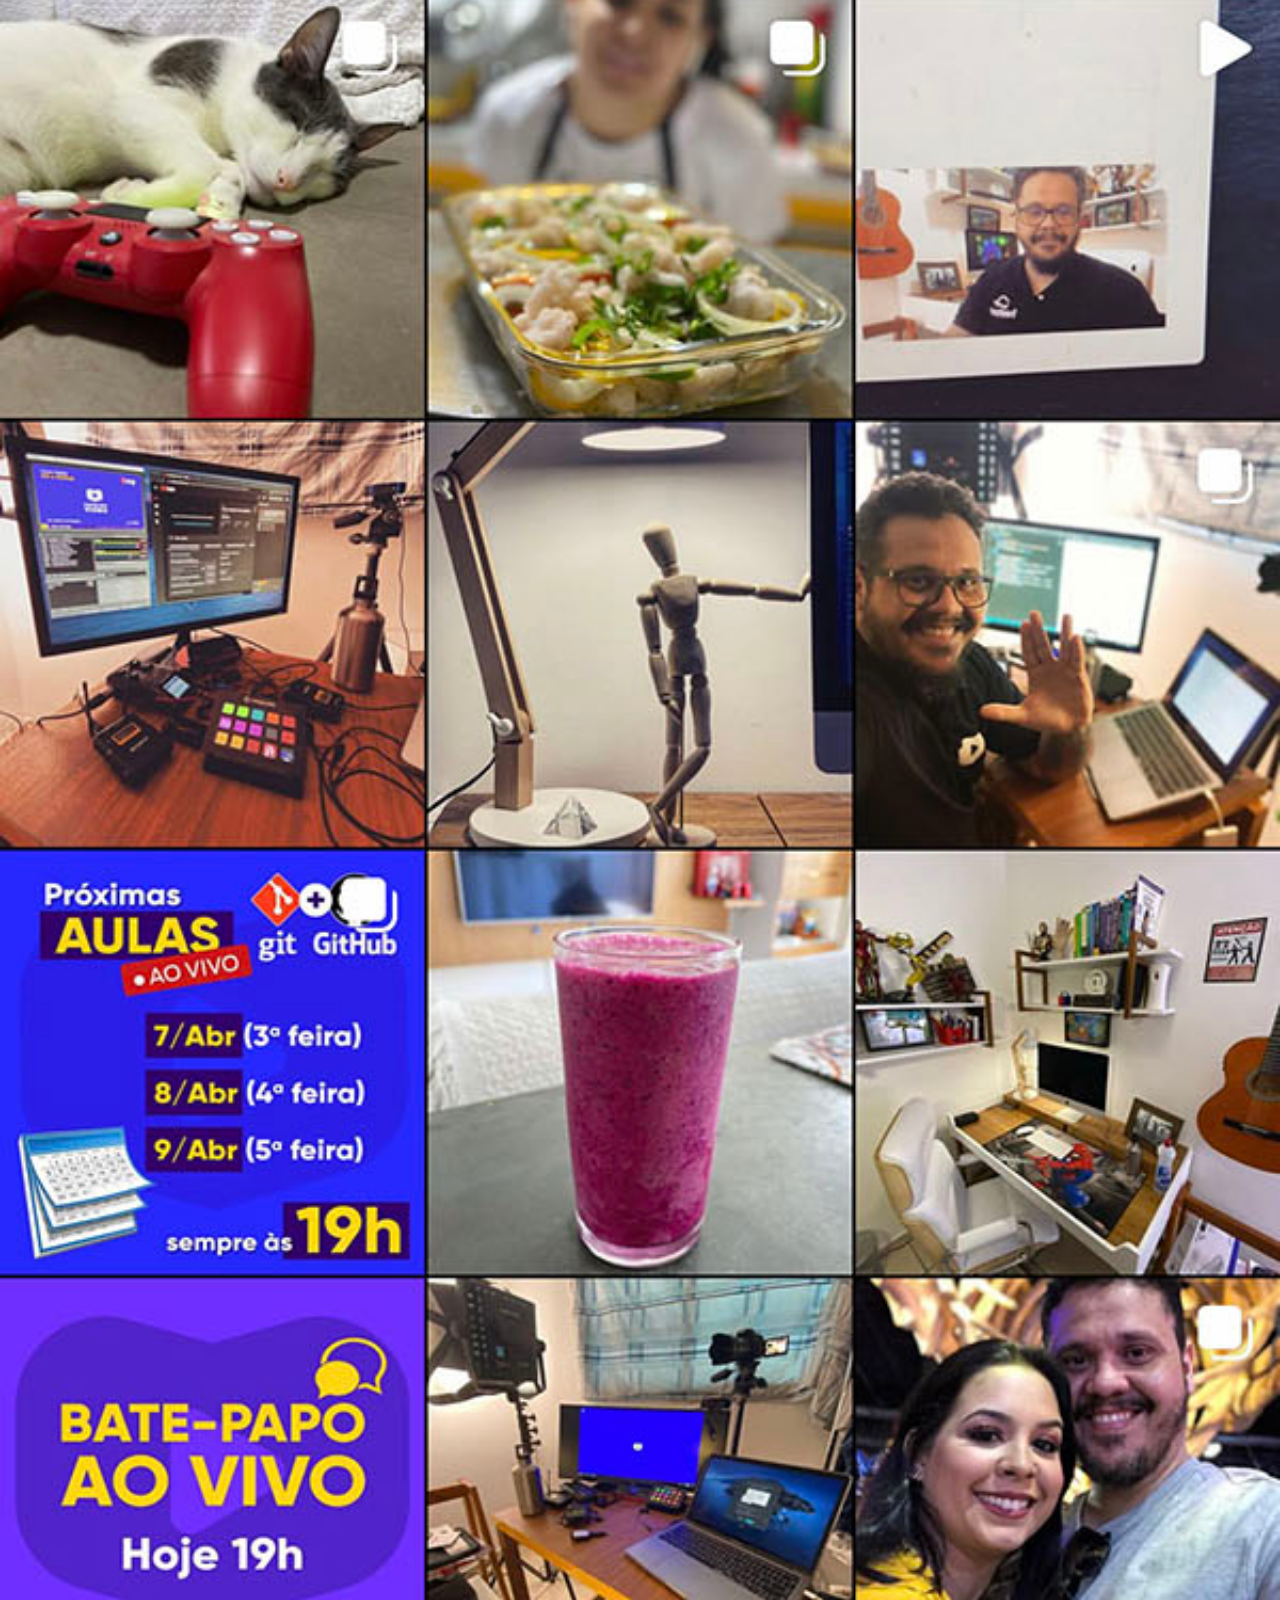
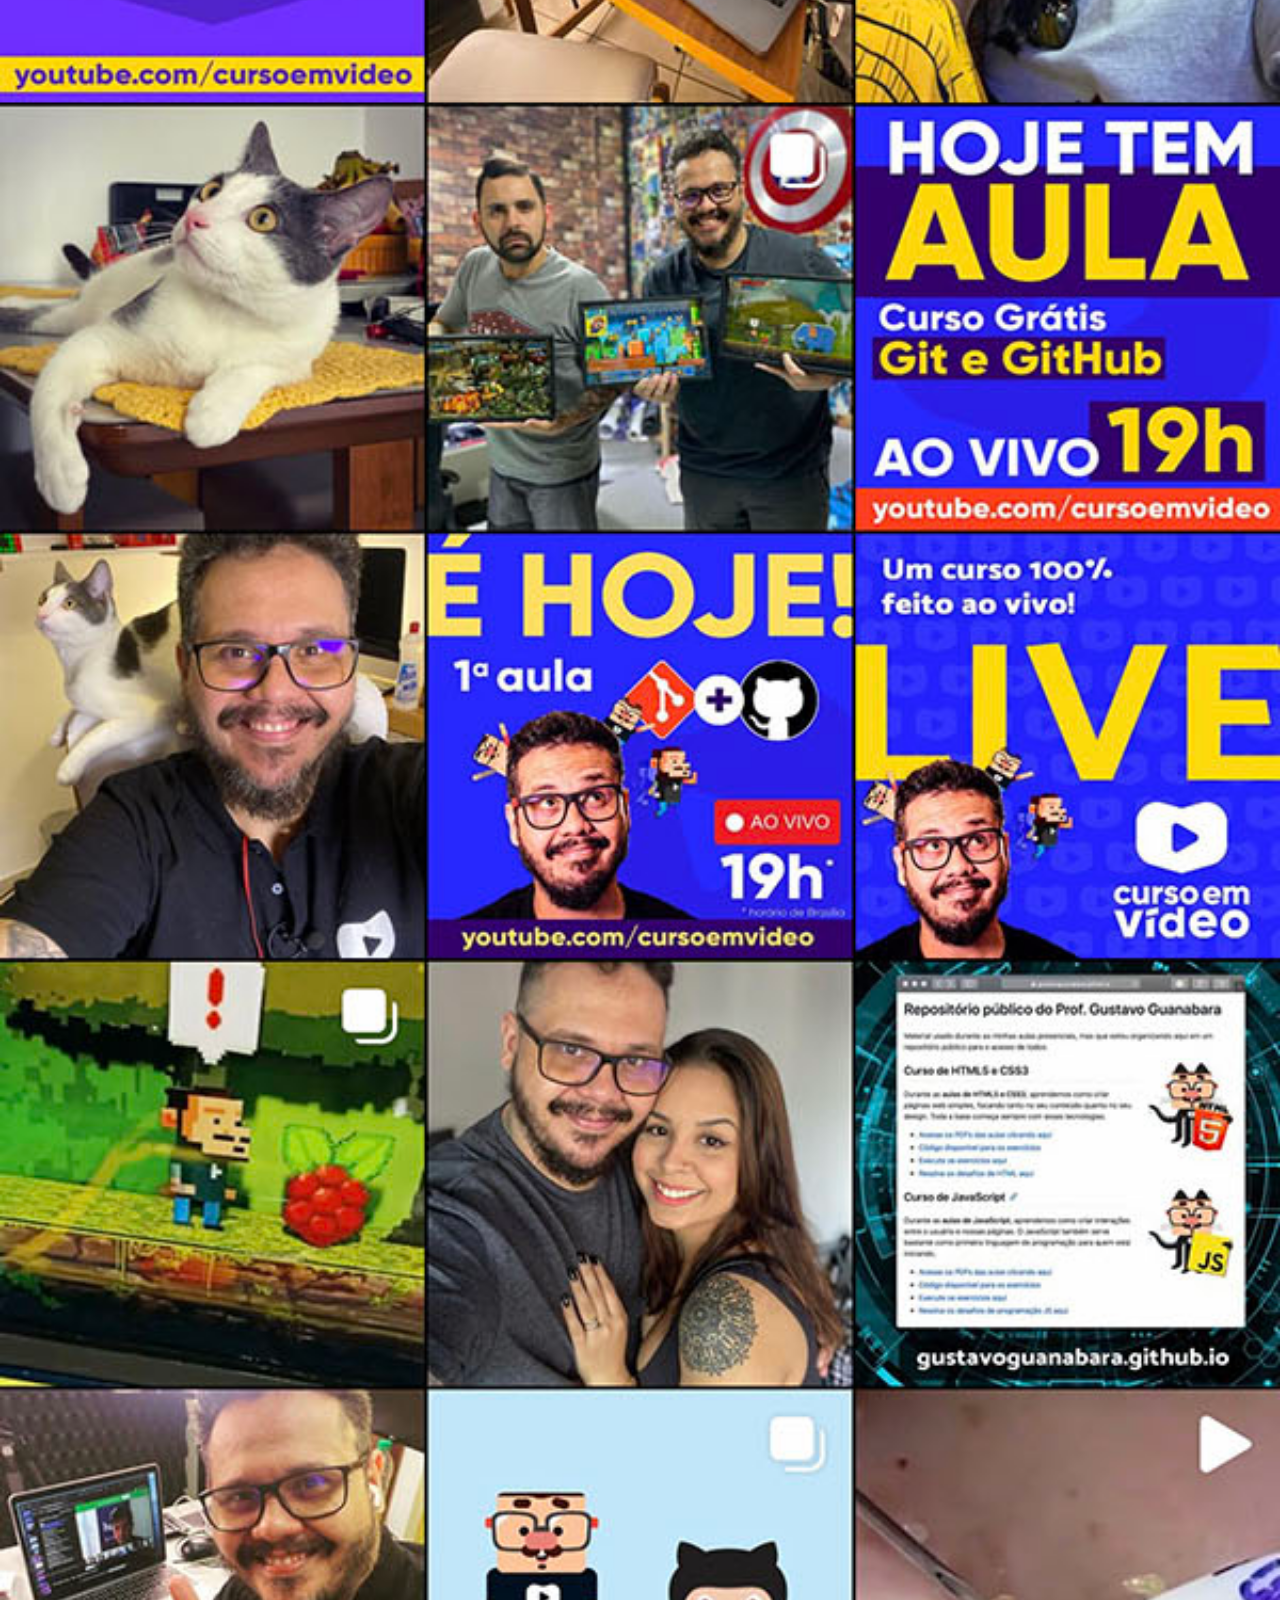
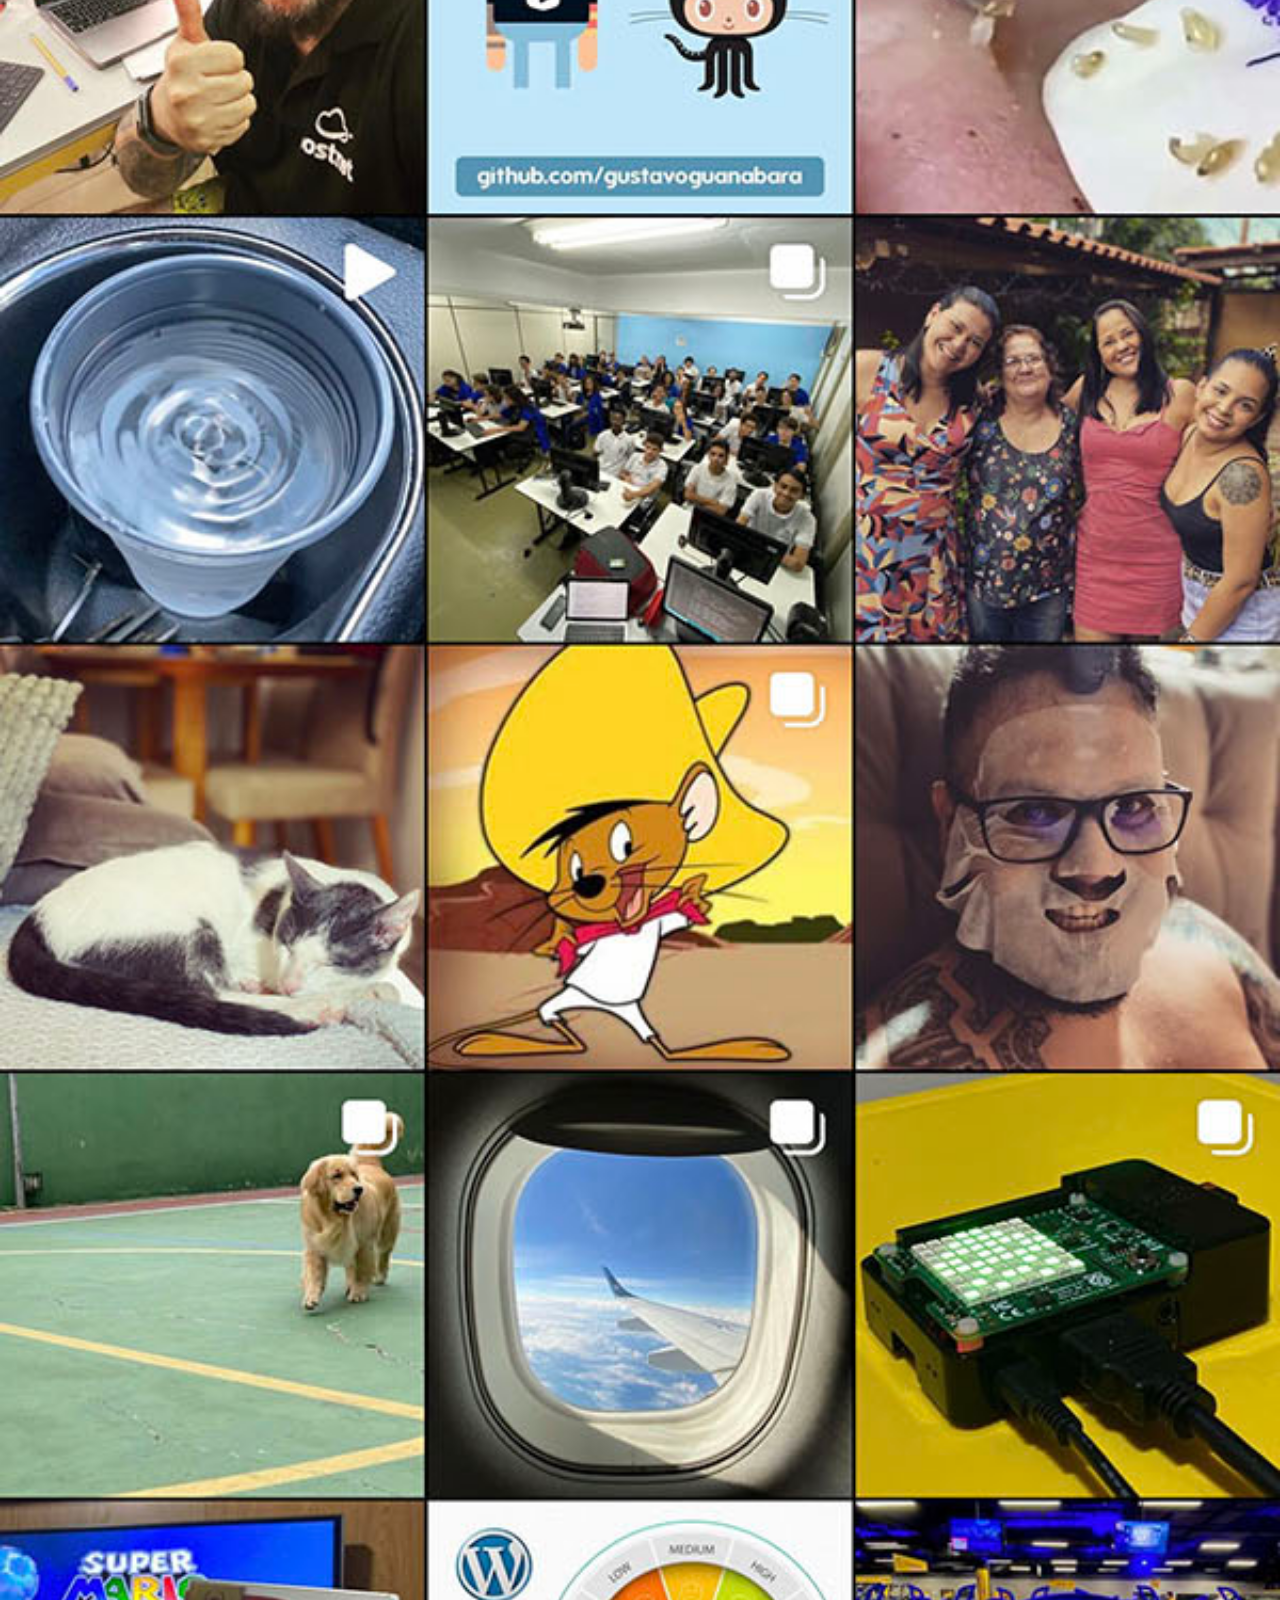
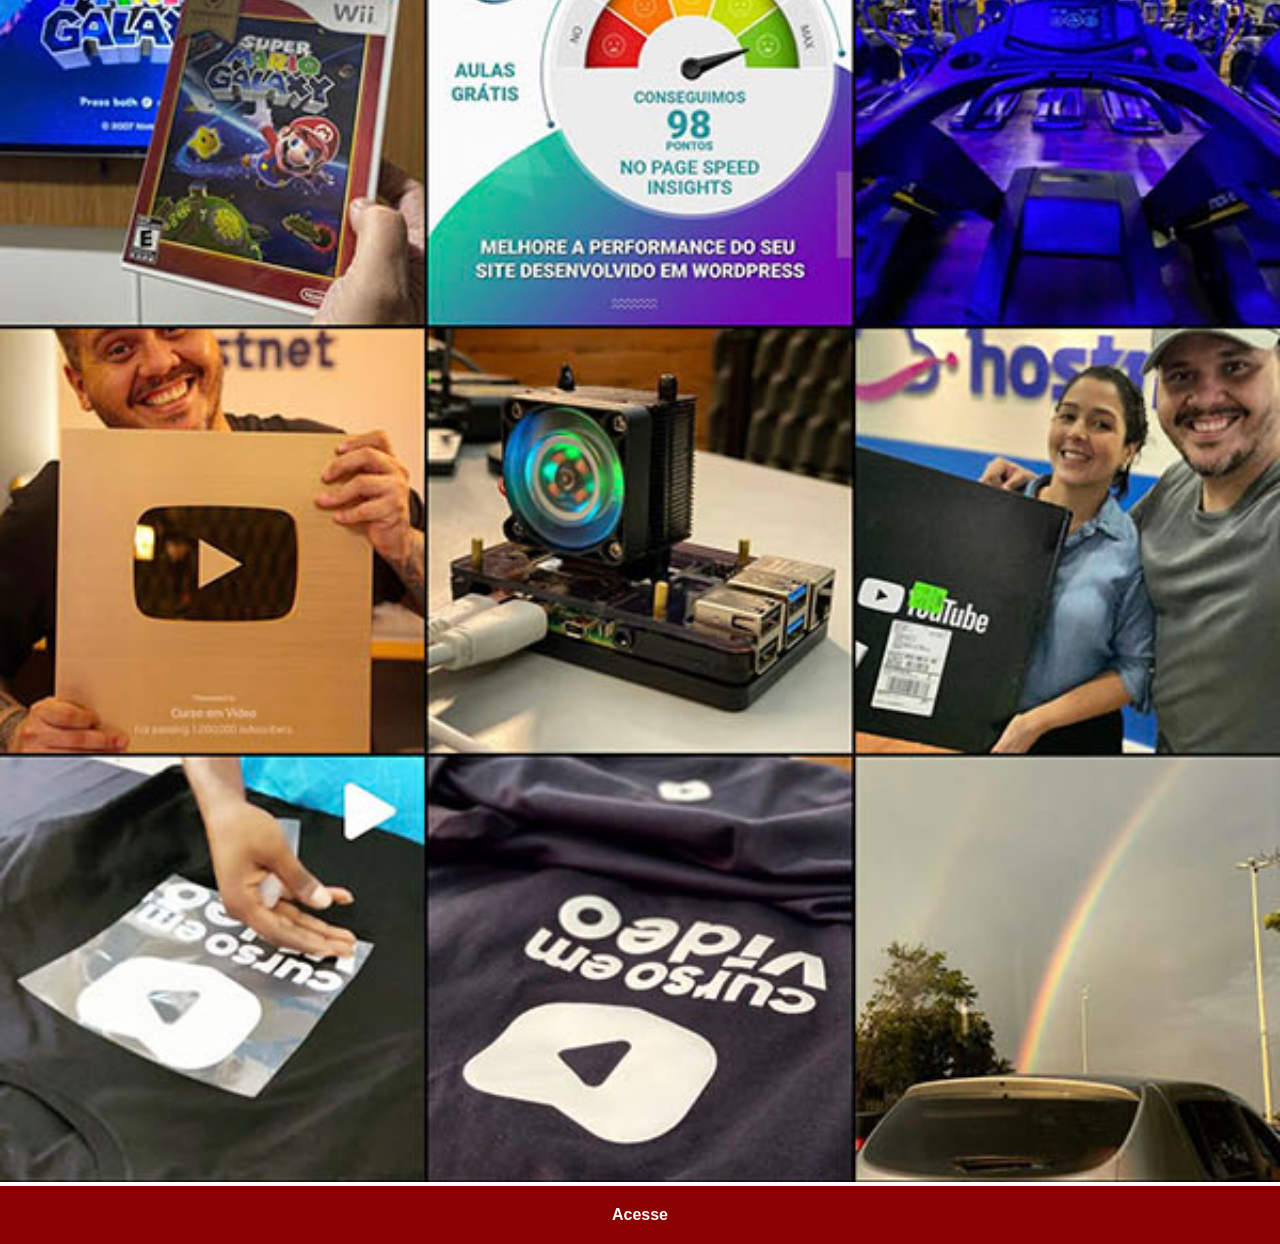
<file: Instagram.html>
<!DOCTYPE html>
<html lang="pt-br">
<head>
    <meta charset="UTF-8">
    <meta name="viewport" content="width=device-width, initial-scale=1.0">
    <title>Instagram</title>
    <link rel="stylesheet" href="estilos/social.css">
</head>
<body>
    
    <img src="imagens/tela-instagram.jpg" alt="Instagram">
    <a href="https://www.instagram.com/gustavoguanabara/ " target="_blank">Acesse</a>

</body>
</html>
</file>
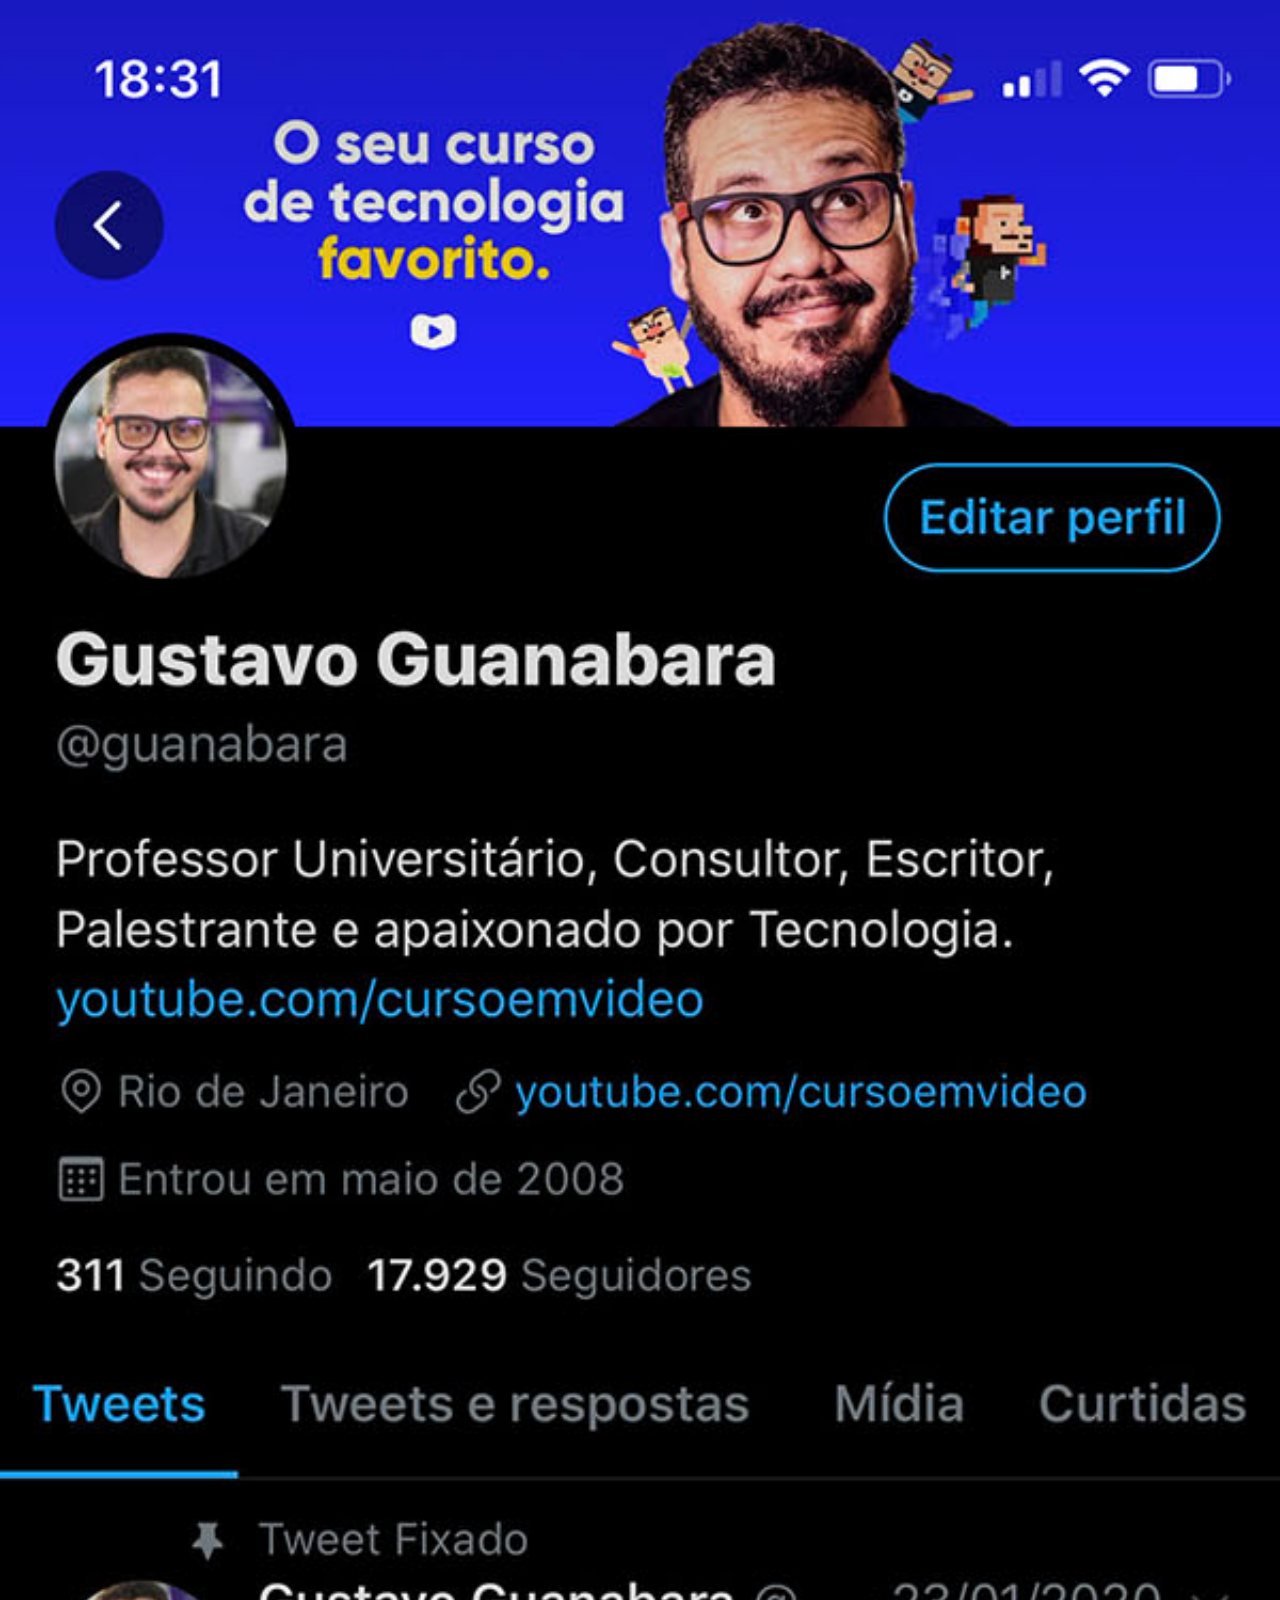
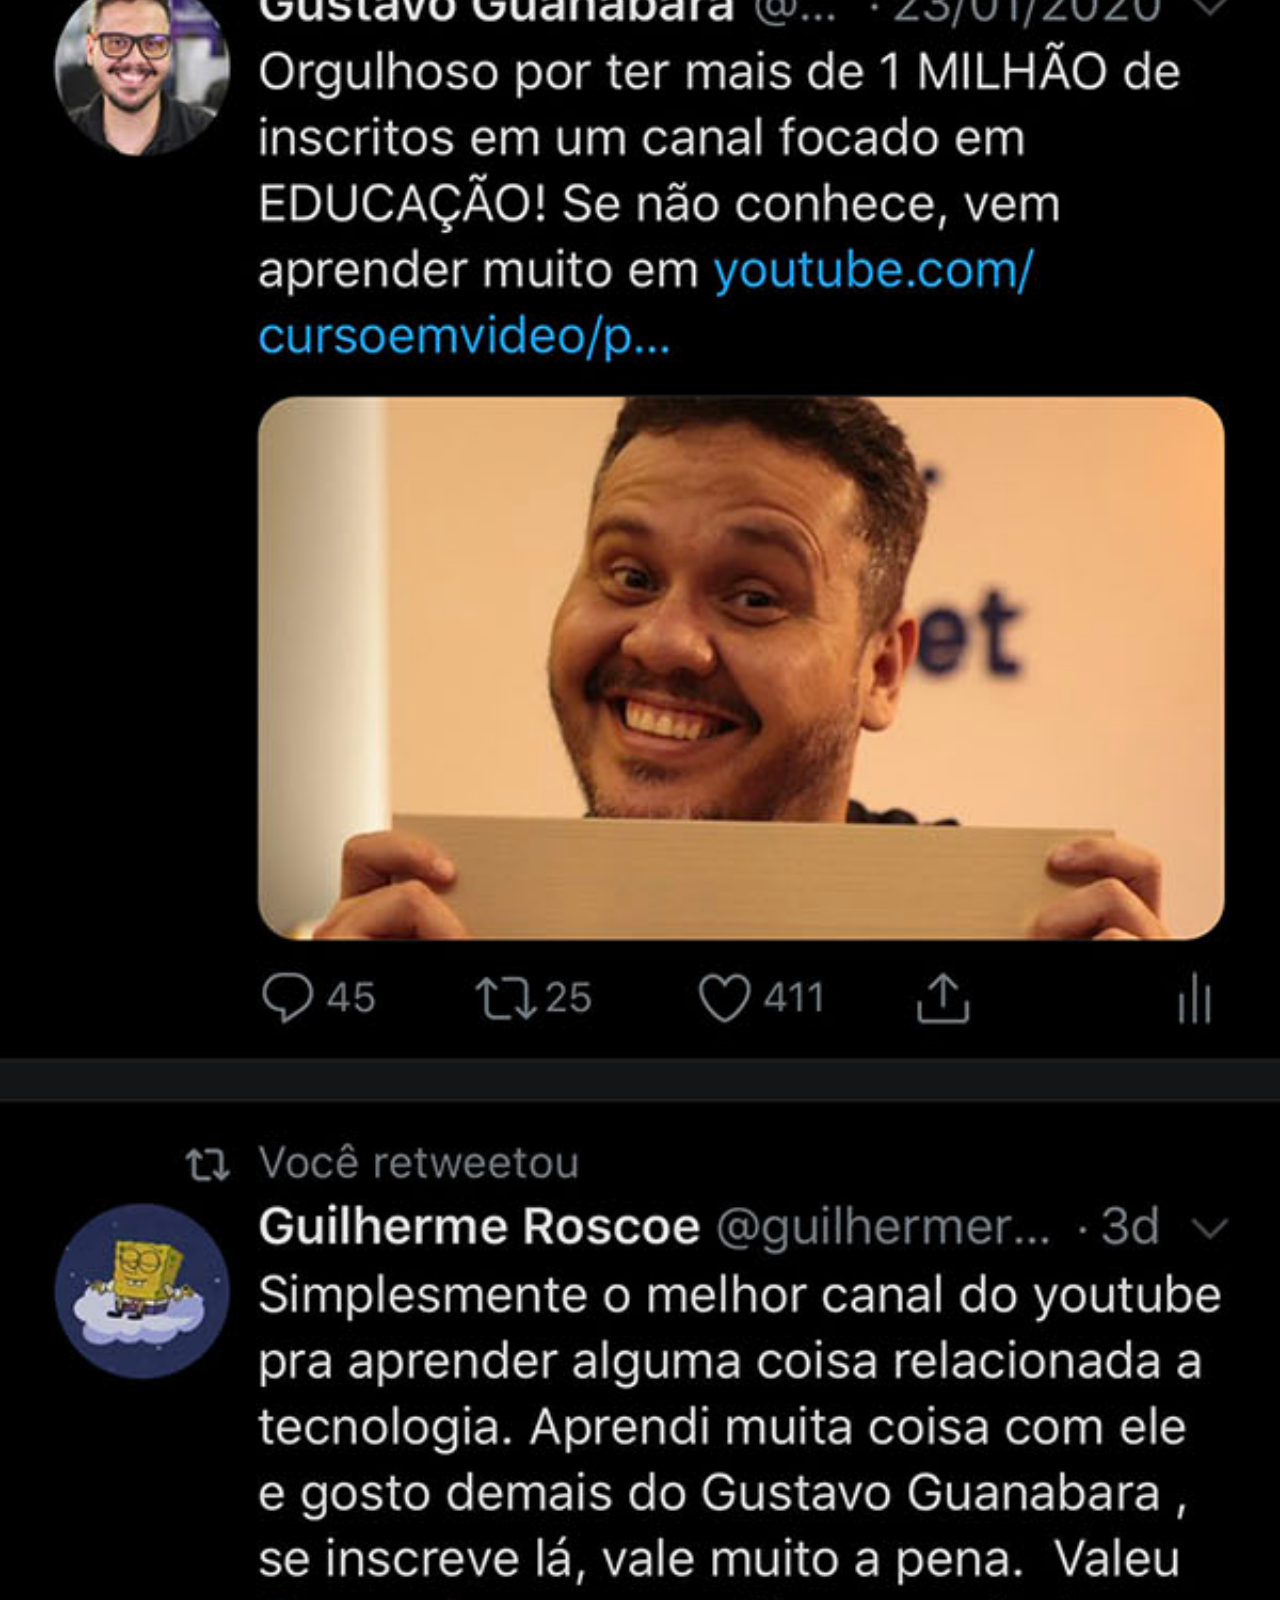
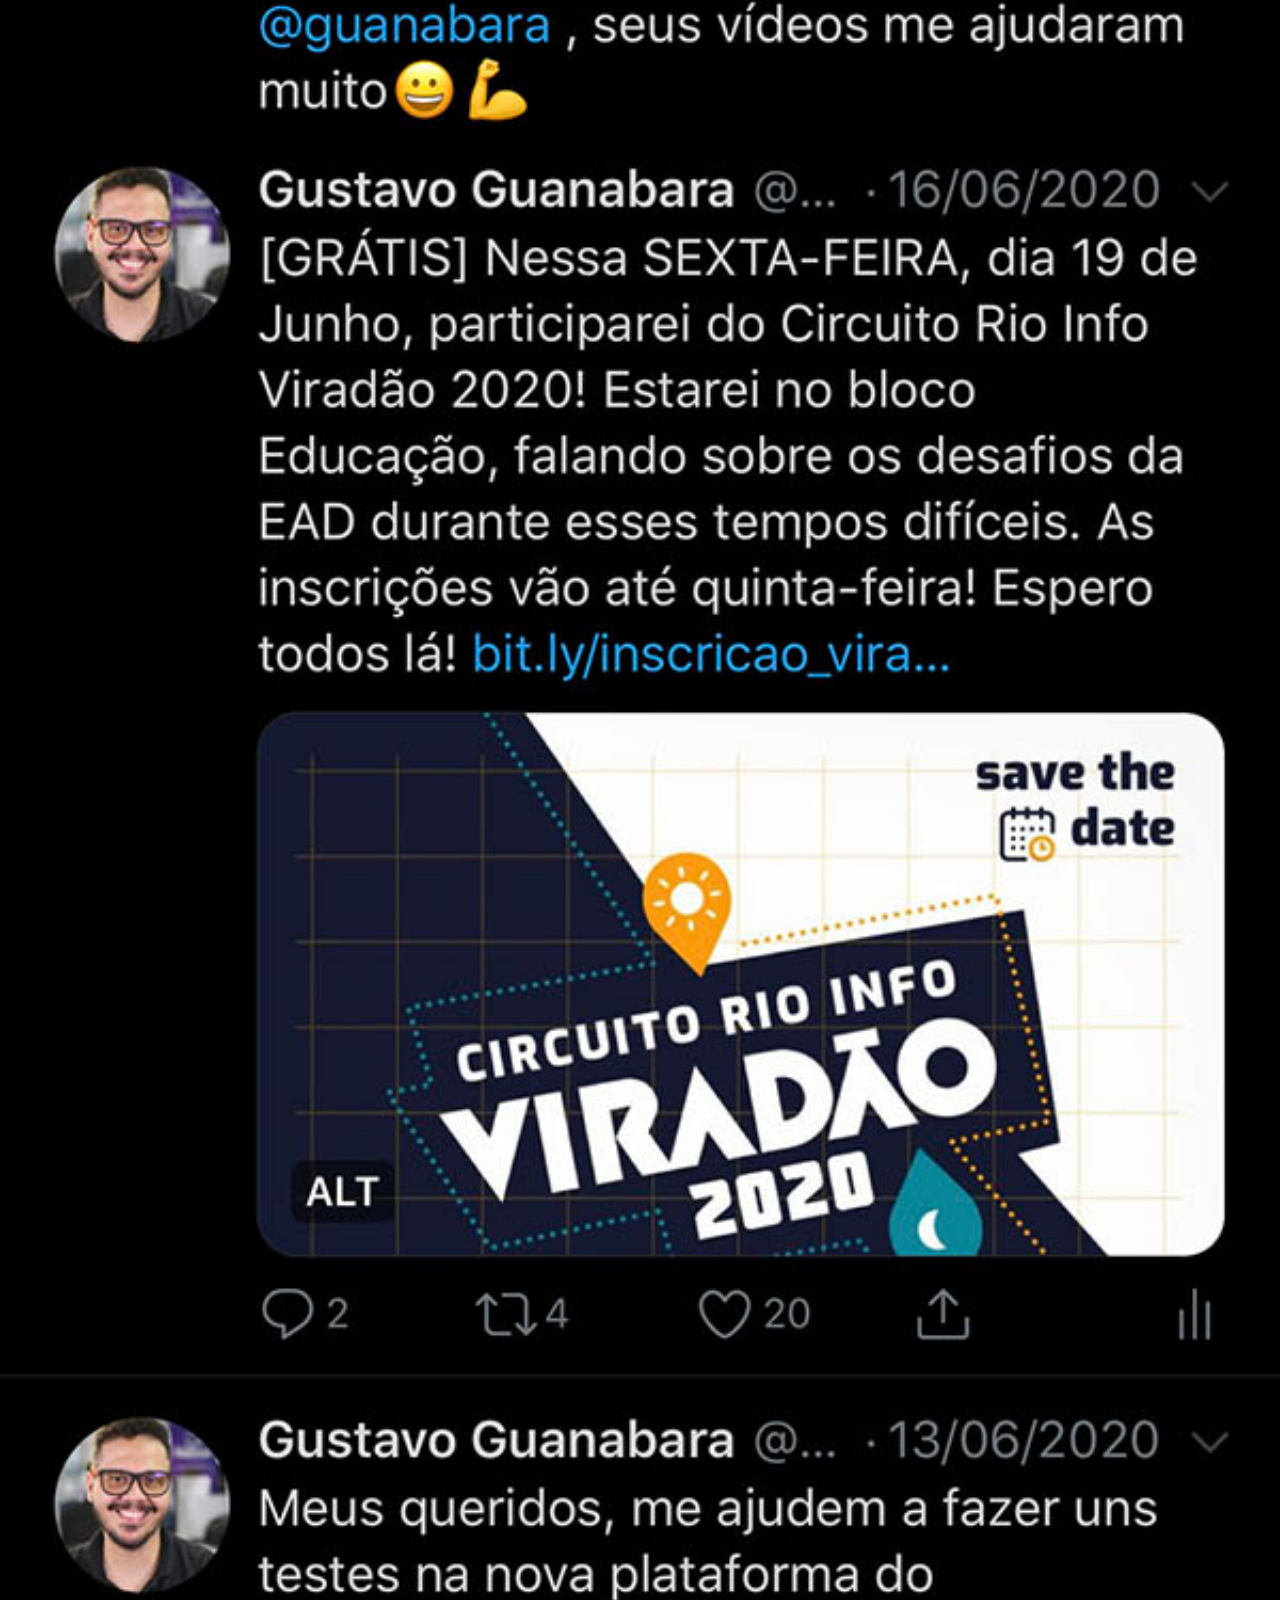
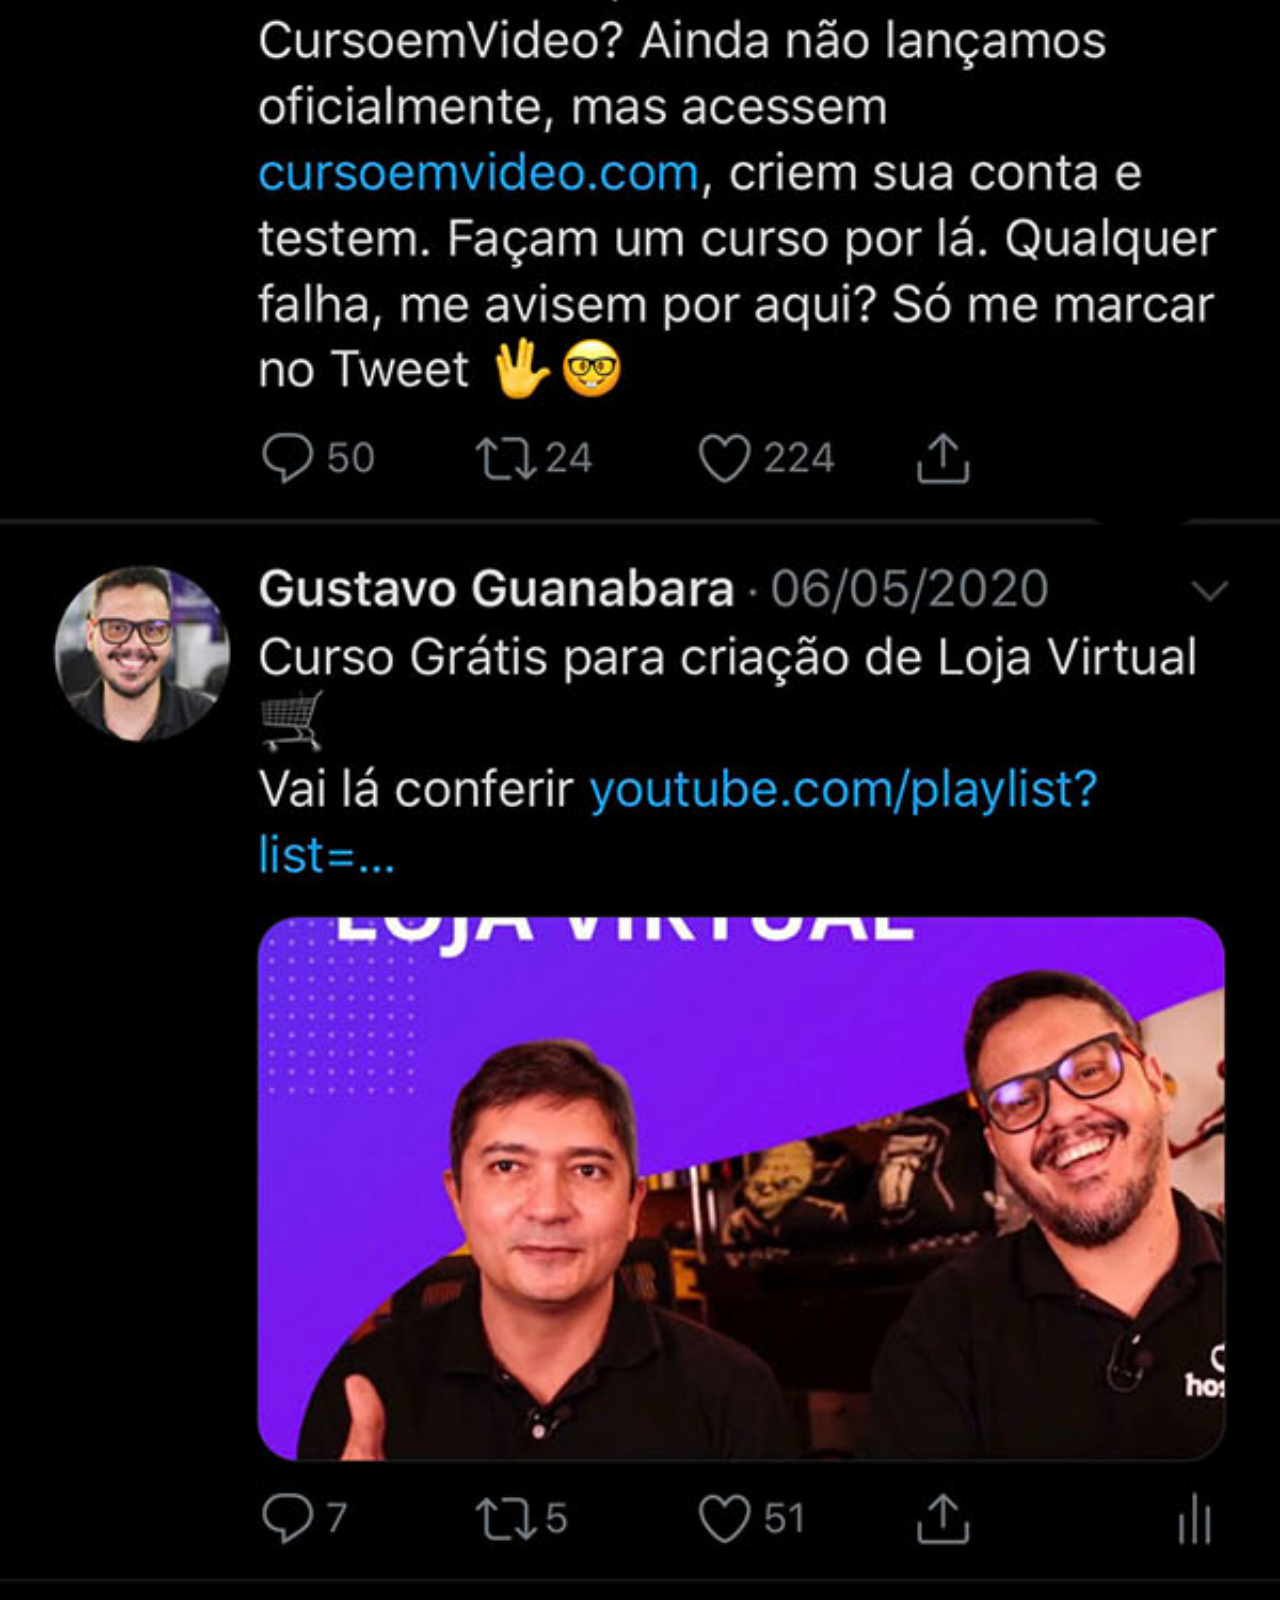
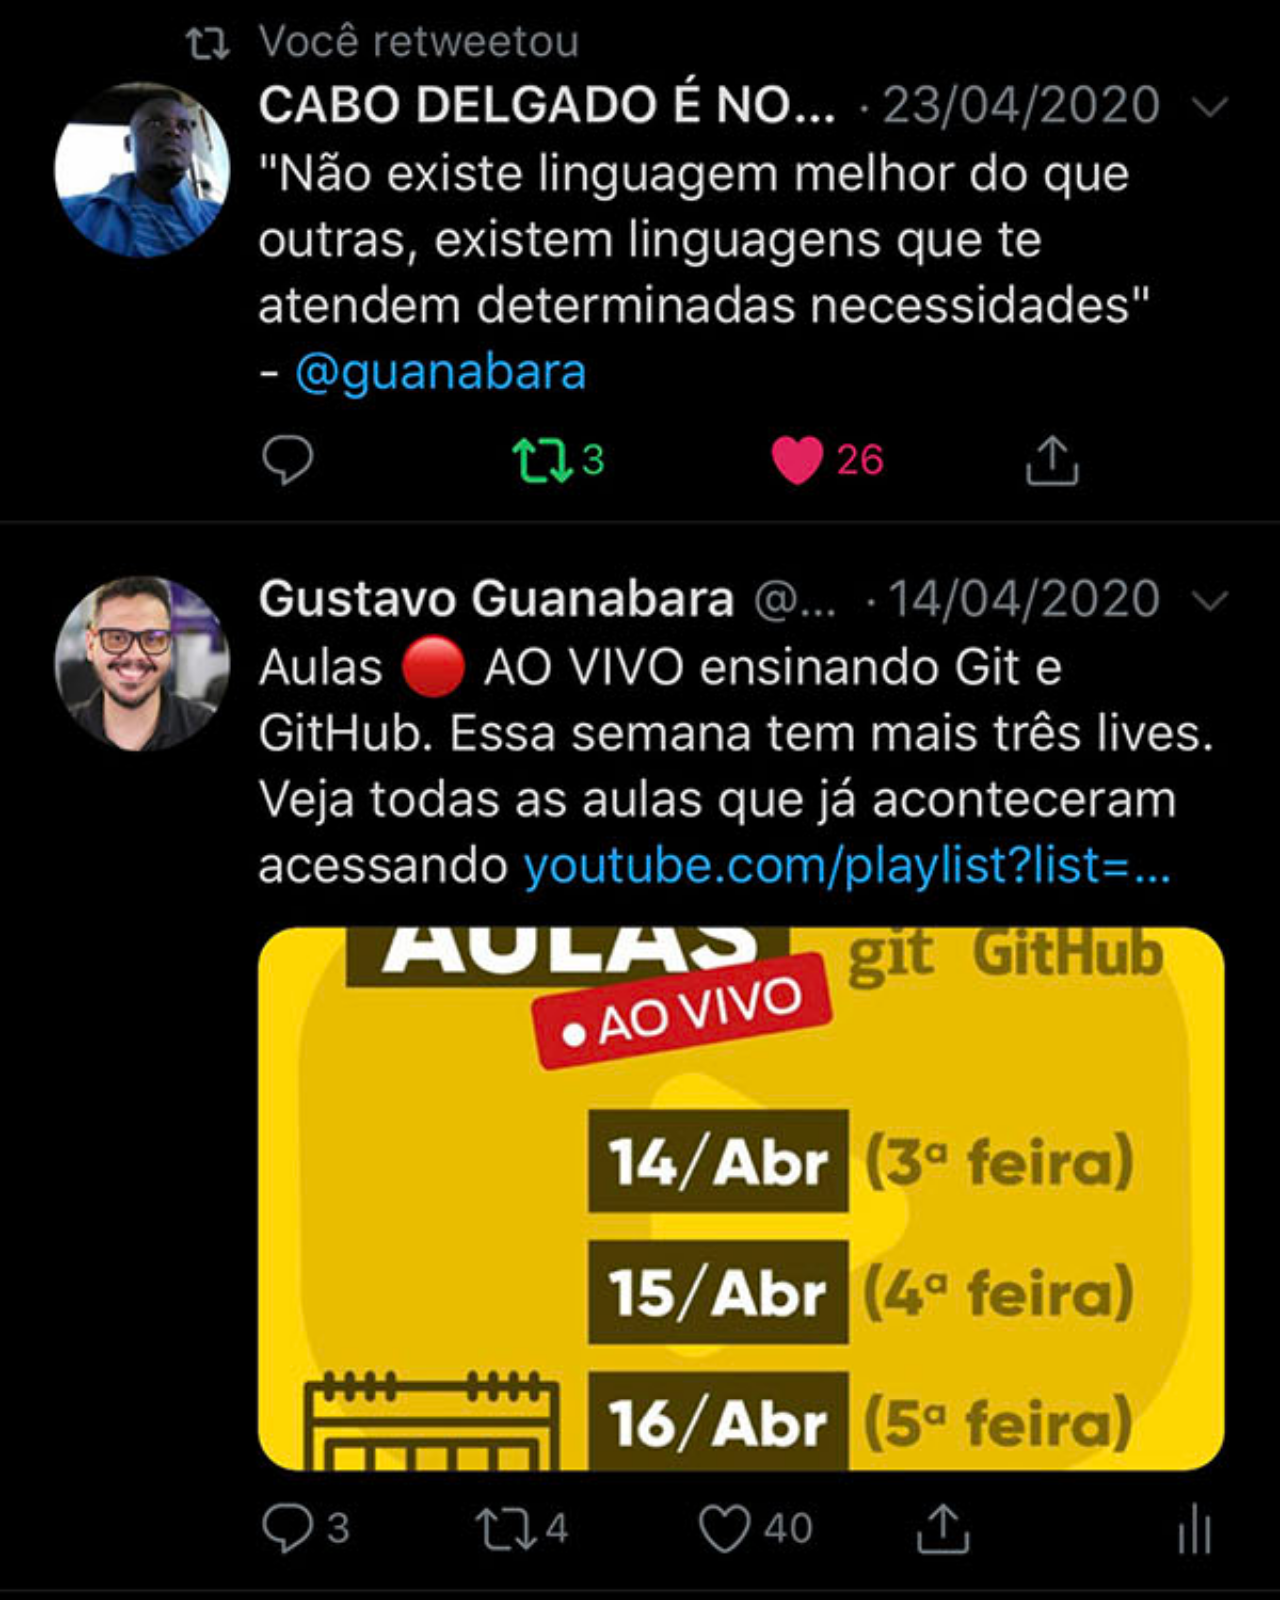
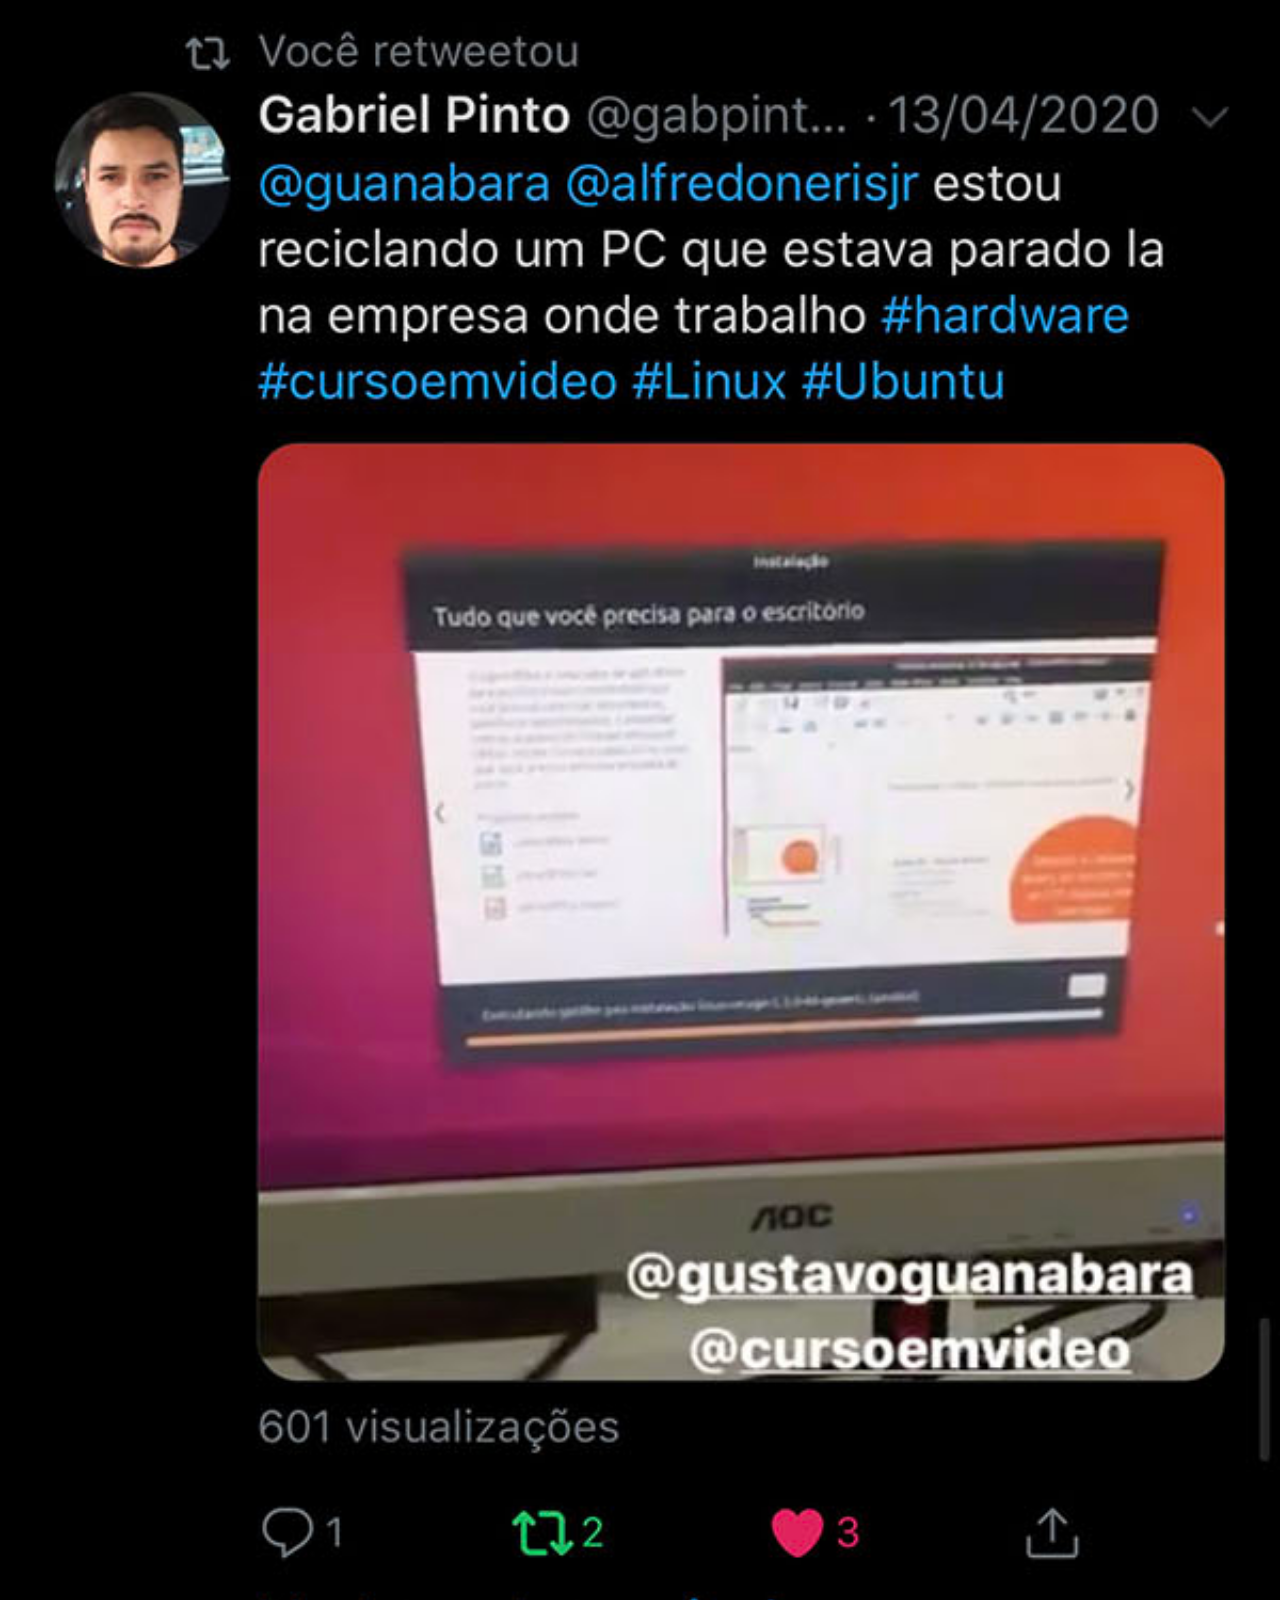
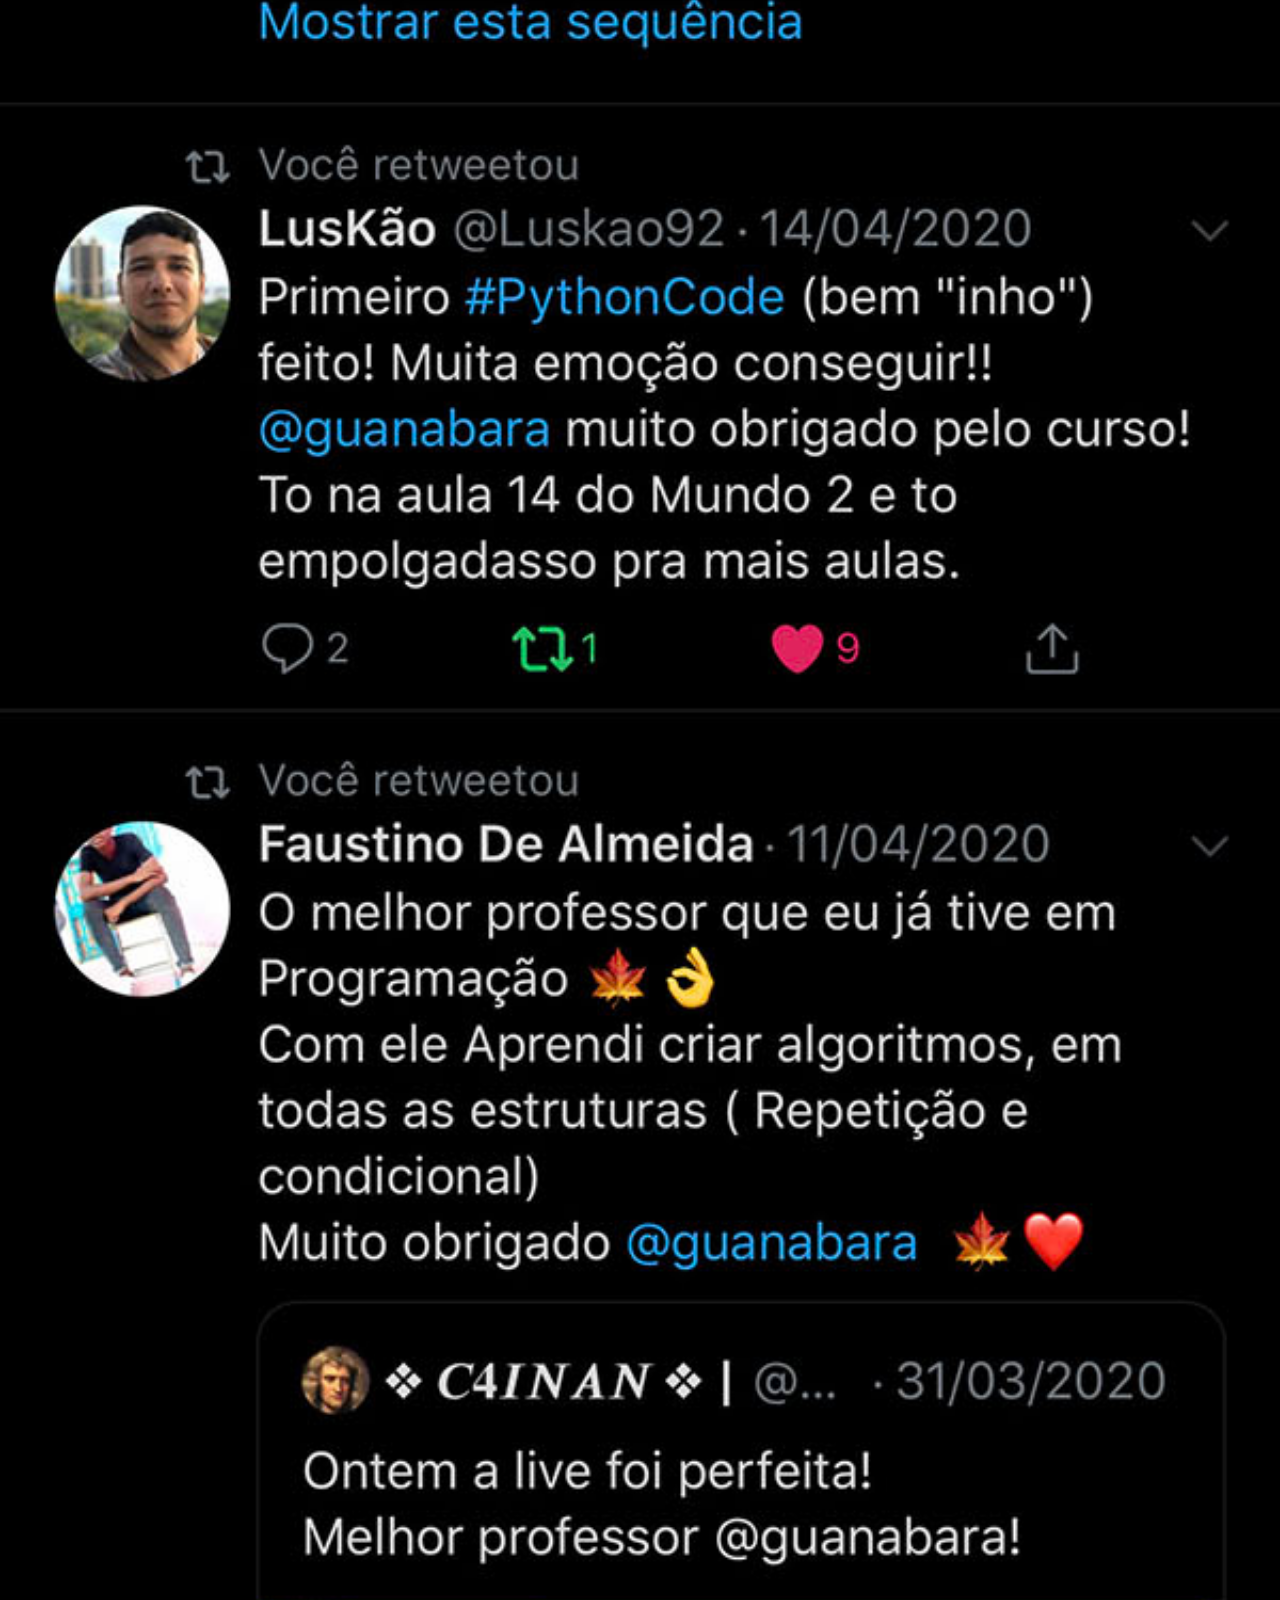
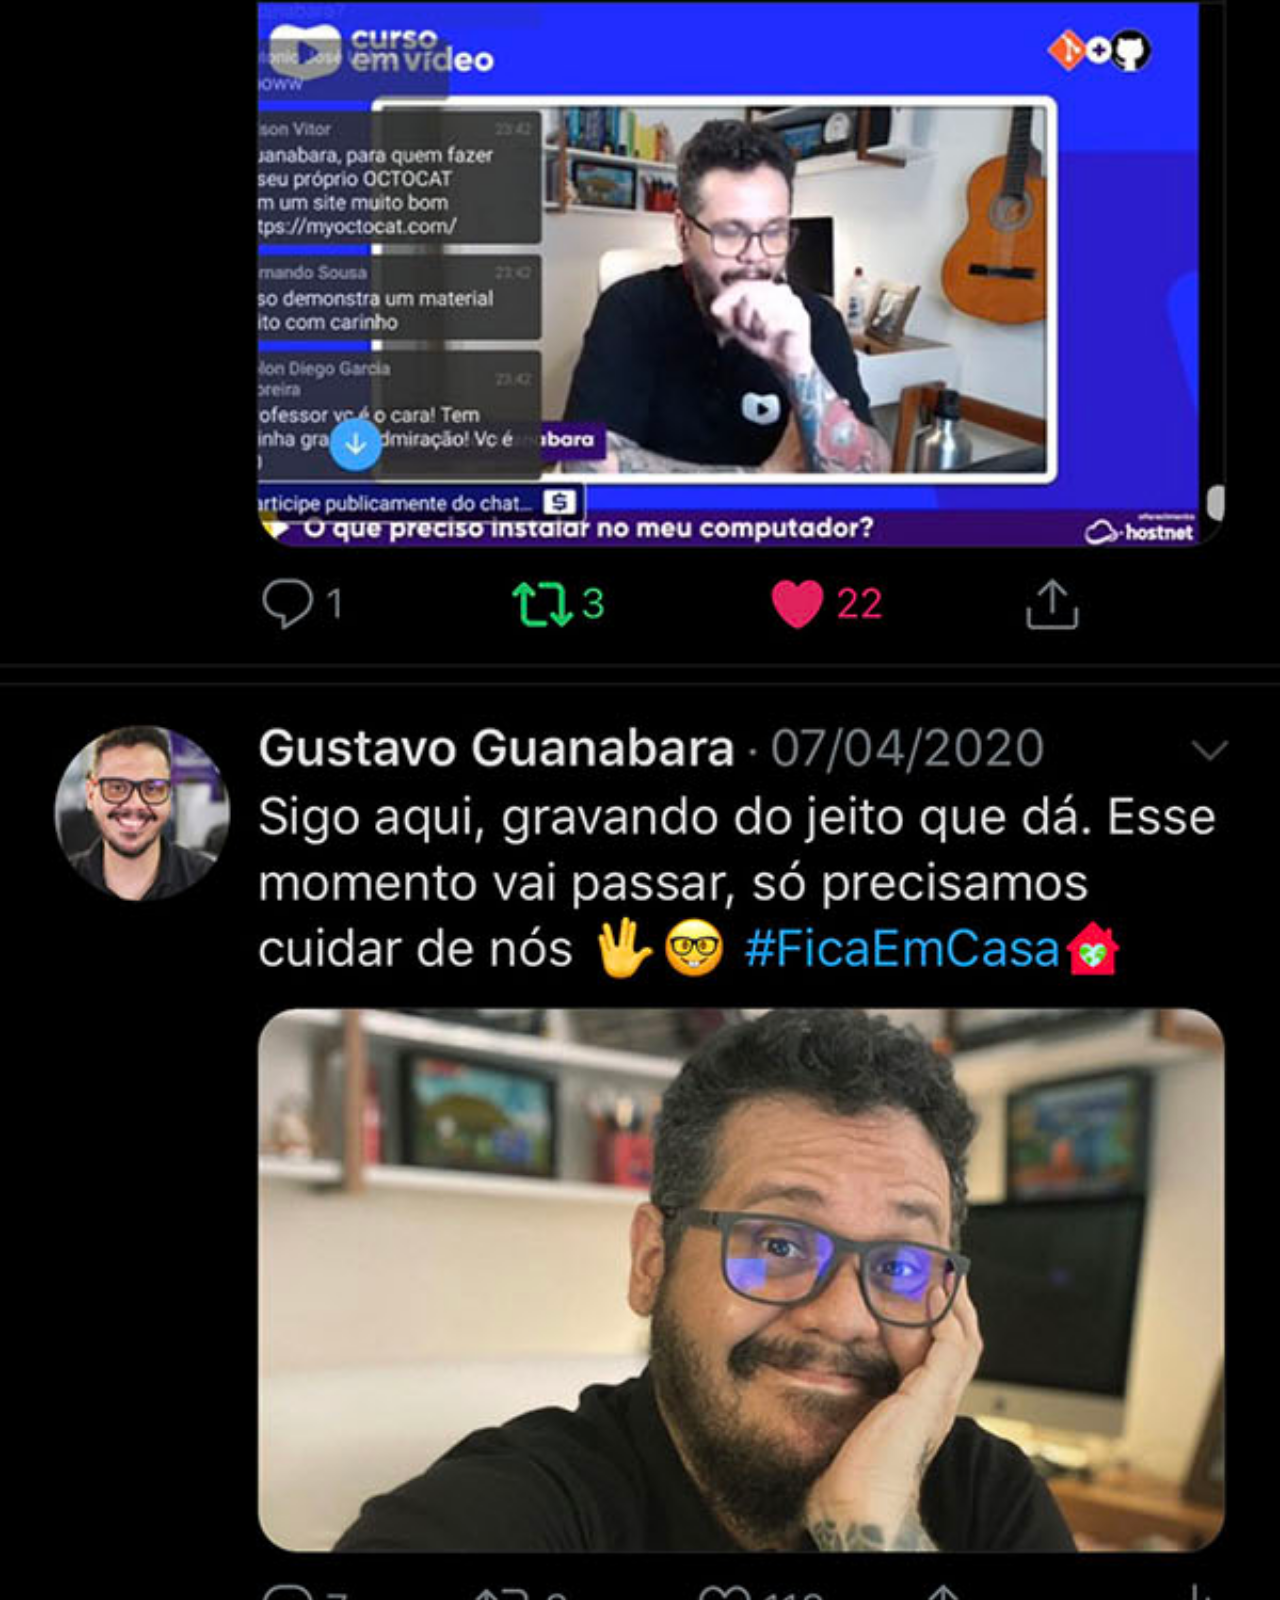
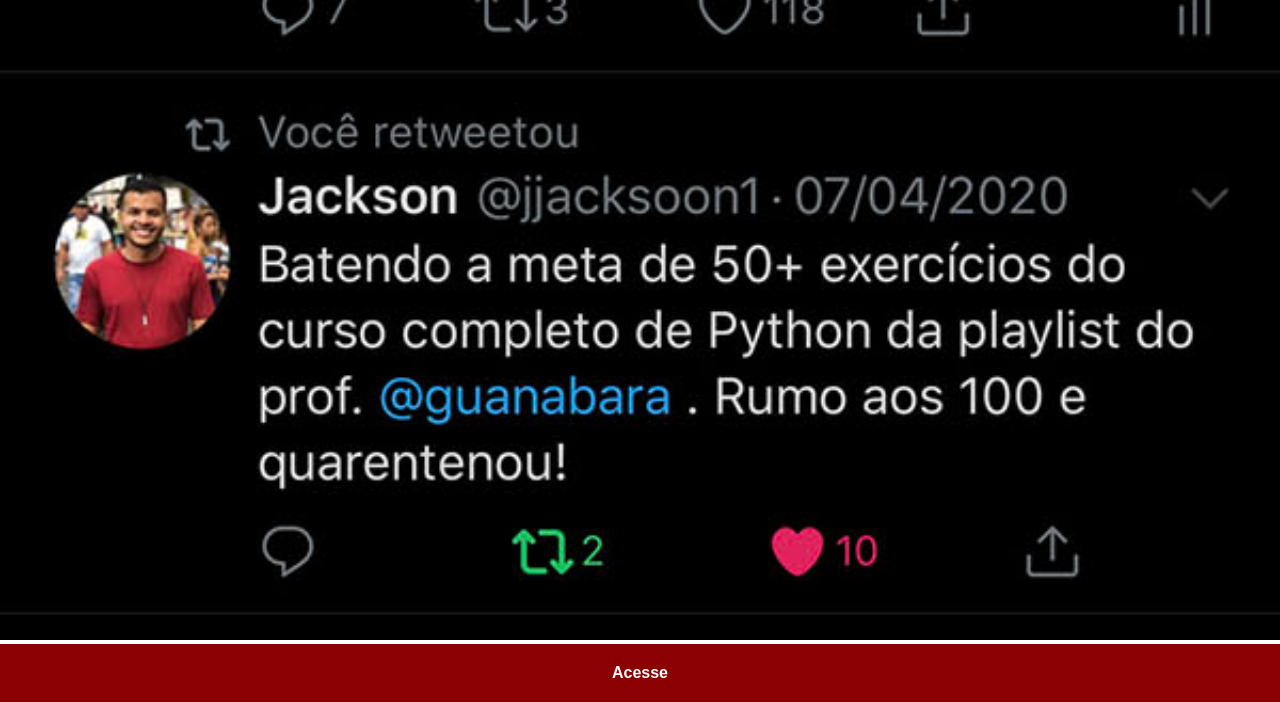
<file: Twitter.html>
<!DOCTYPE html>
<html lang="pt-br">
<head>
    <meta charset="UTF-8">
    <meta name="viewport" content="width=device-width, initial-scale=1.0">
    <title>Twitter</title>
    <link rel="stylesheet" href="estilos/social.css">
</head>
<body>

    <img src="imagens/tela-twitter.jpg" alt="Twitter">
    <a href="https://x.com/guanabara" target="_blank">Acesse</a>
    
</body>
</html>
</file>
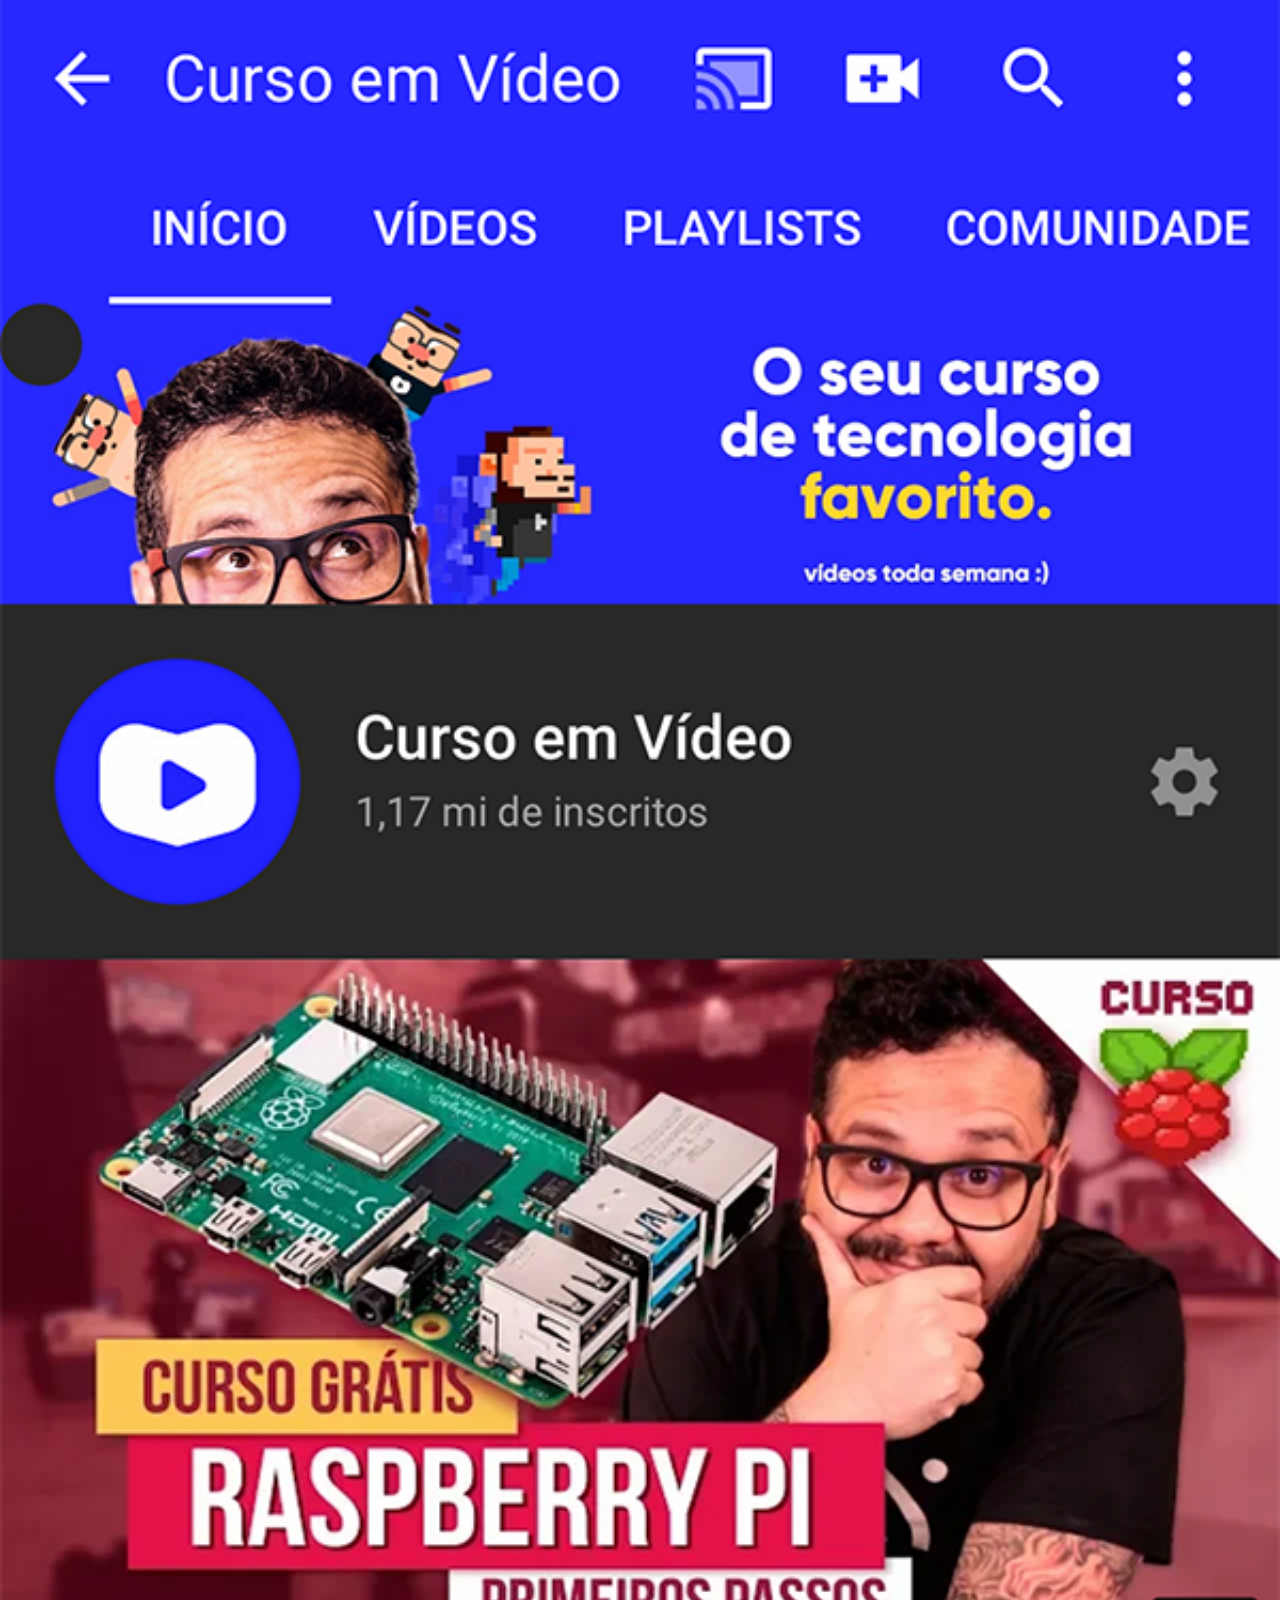
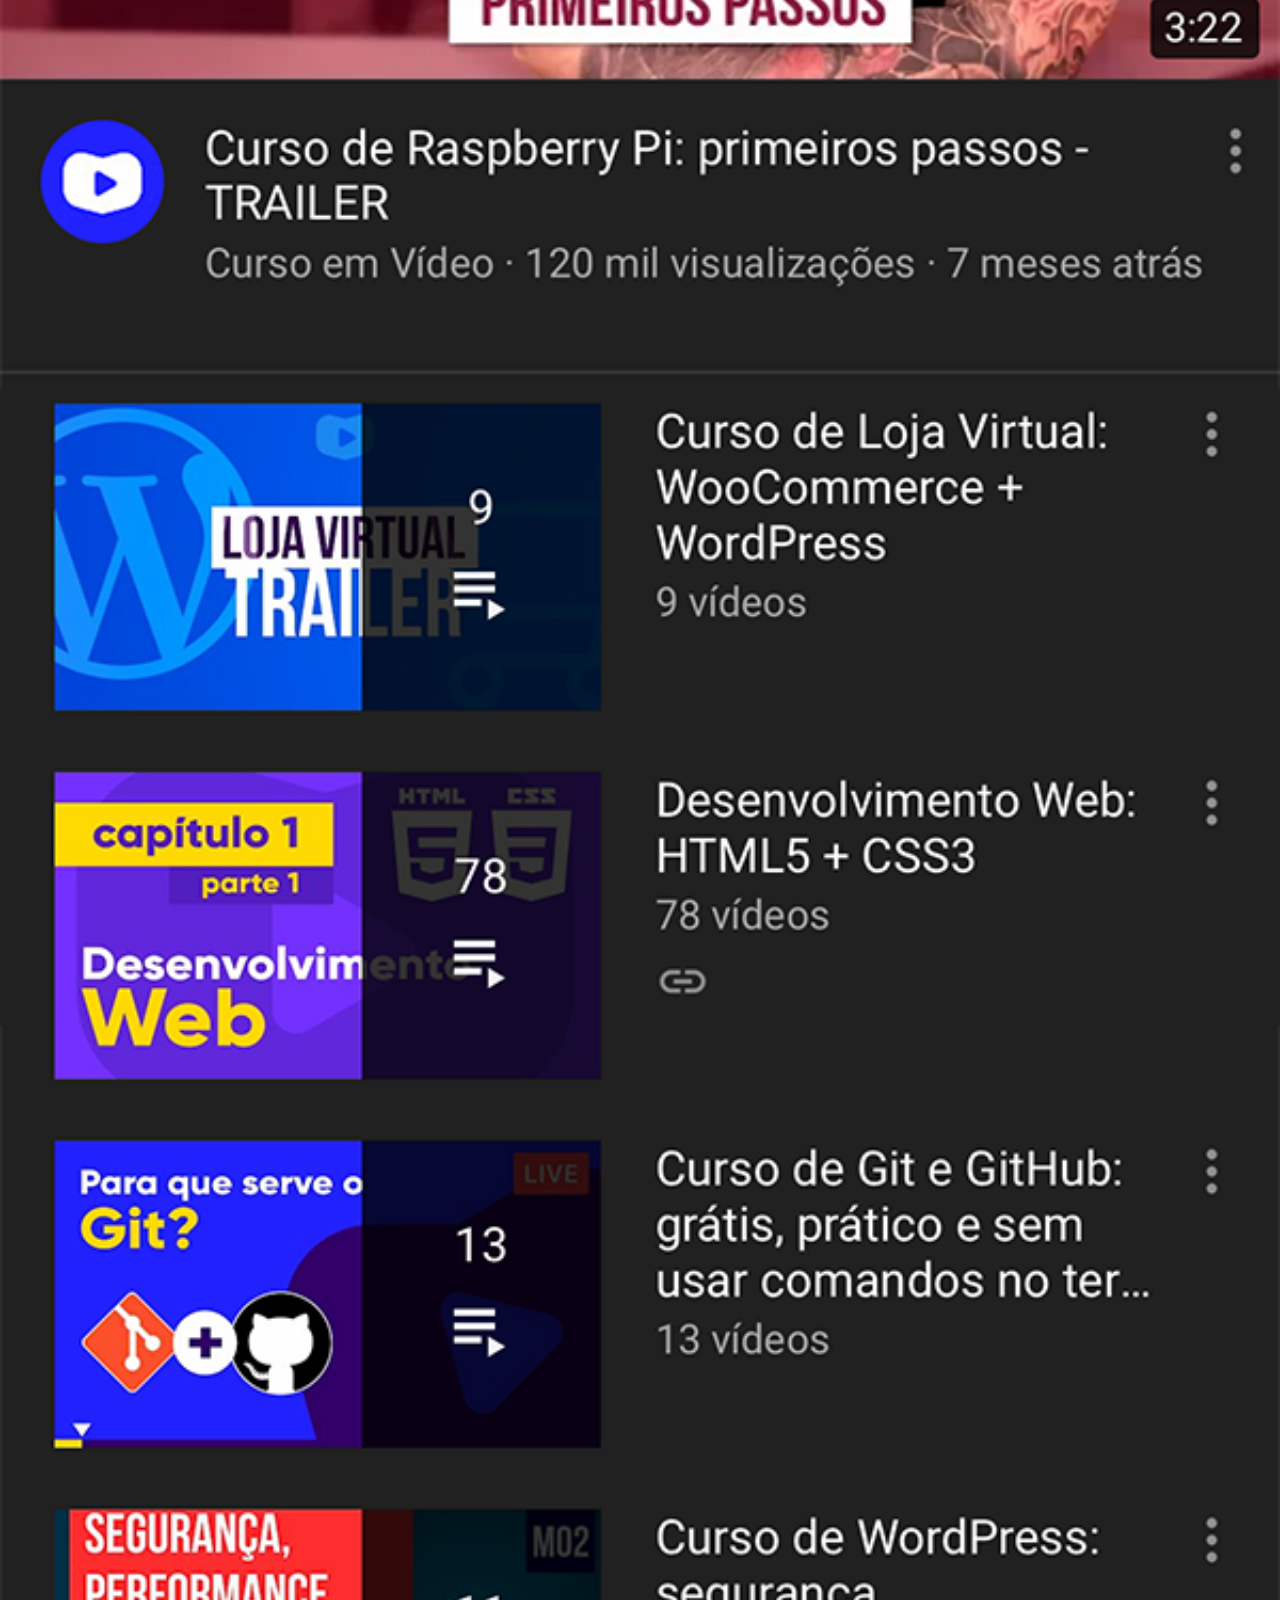
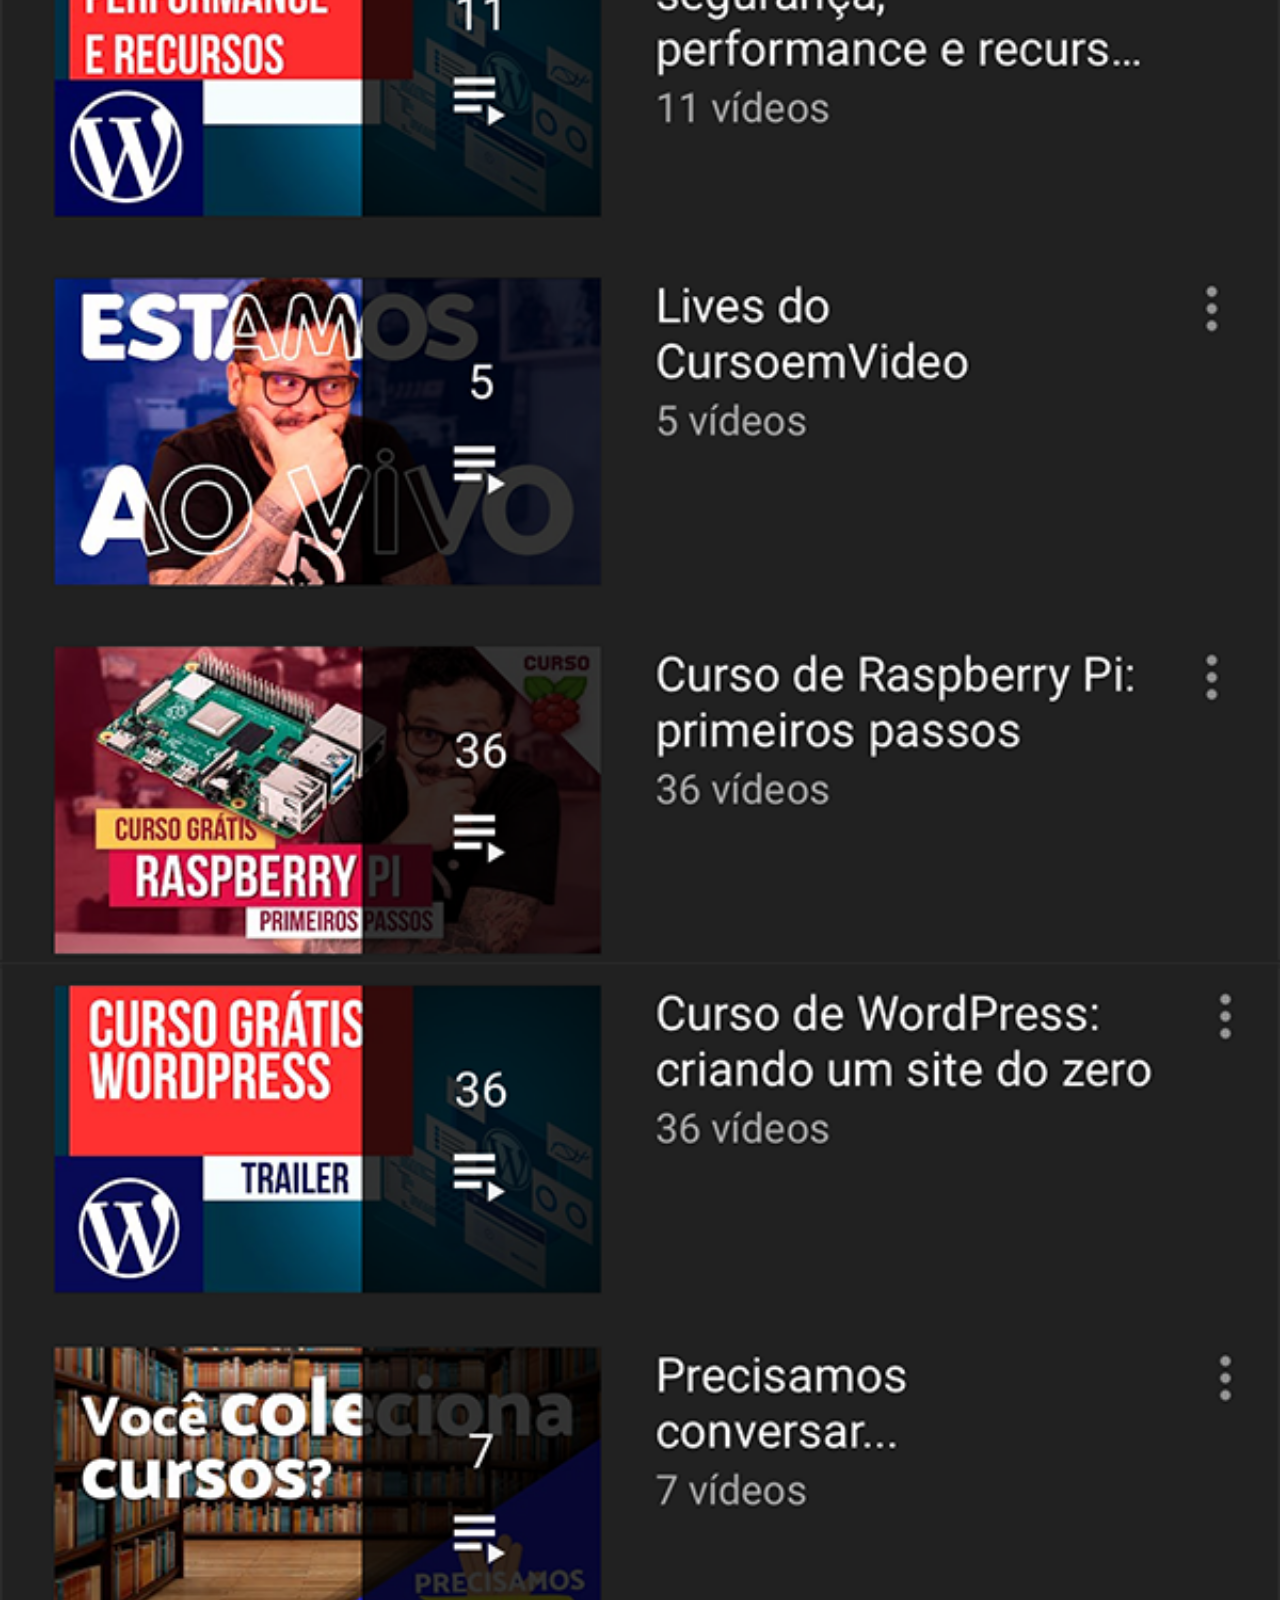
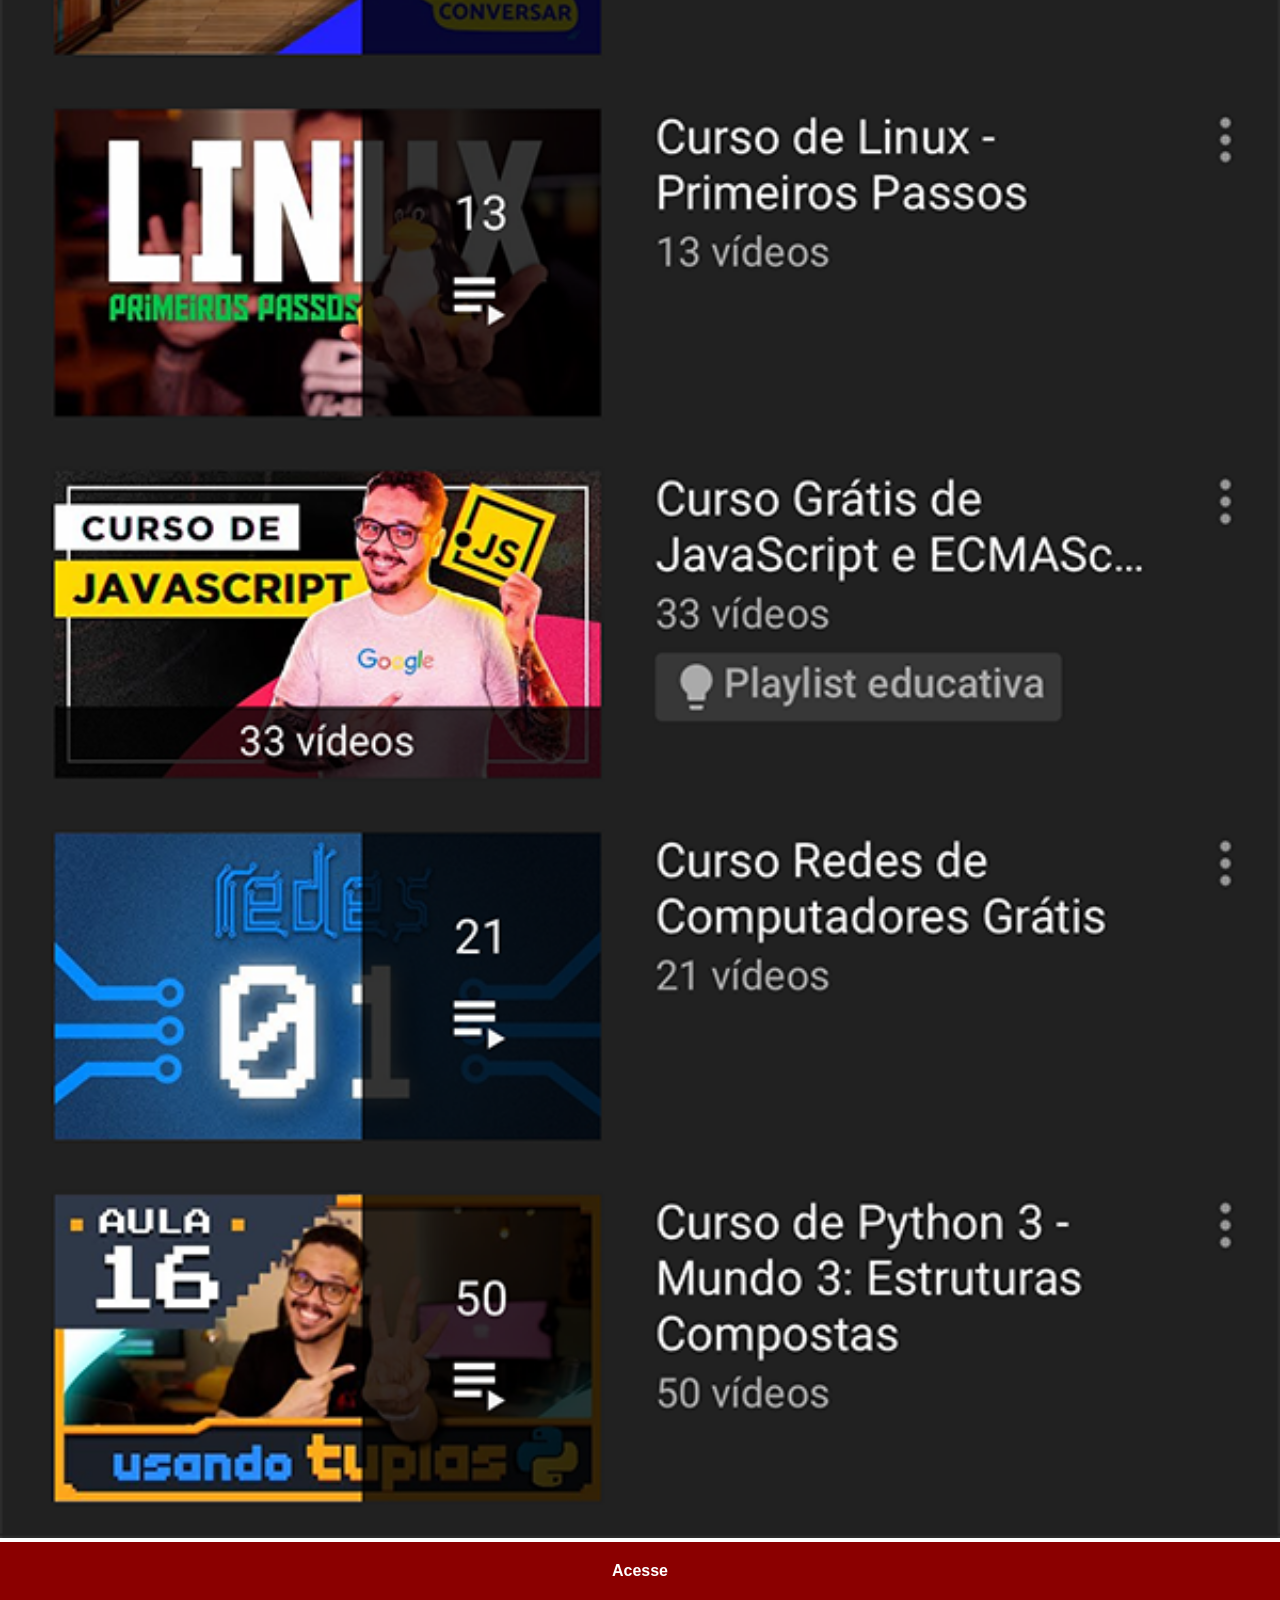
<file: youtube.html>
<!DOCTYPE html>
<html lang="en">
<head>
    <meta charset="UTF-8">
    <meta name="viewport" content="width=device-width, initial-scale=1.0">
    <title>Youtube</title>
    <link rel="stylesheet" href="estilos/social.css">   
    
</head>
<body>
    <img src="imagens/tela-youtube.png" alt="Youtube">
    <a href="https://www.youtube.com/@cursoemvideo/playlists" target="_blank">Acesse</a>


</body>
</html>
</file>
<file: estilos/style.css>
@charset "UTF-8";


*{
    margin: 0px;
    padding: 0%;
    font-family: Arial, Helvetica, sans-serif;
}


html, body{
    height: 100vh;
    width: 100vw;
    background-color: black;

}

body{
    background: url('../imagens/fundo-madeira.jpg') no-repeat top center;
    background-size: cover ;
    background-attachment: fixed;
}

main{
    height: 100vh;
    position: relative;

}

section#telefone {

    position: absolute;
    top: 50%;
    left: 50%;
    transform: translate(-50%, -50%);

    height: 627px;
    width: 311px;
    background: url('../imagens/frame-iphone.png') no-repeat;

}

iframe#tela{
    position: relative;
    top: 80px;
    left: 22px;
    width: 269px;
    height: 471px;

}

section#redes-sociais{
    text-align: right;
}

section#redes-sociais img {
    width: 50px;
    margin: 10px;
    border-radius: 50%;
    box-shadow: 2px 2px 5px rgba(0, 0, 0, 0.400);
    box-sizing: border-box;

}

section#redes-sociais img:hover {

    border: 2px solid rgba(255, 255, 255, 0.637);
    transform: translate(-3px, -3px);
    box-shadow: 5px 5px 10px rgba(0, 0, 0, 0.623);
    transition: transform .3s , border 1s ;


}
</file>
<file: estilos/social.css>
@charset "UTF-8";

  *{
            margin: 0px;
            padding: 0px;
            font-family: Arial, Helvetica, sans-serif;
    
        }

        ::-webkit-scrollbar {
            width: 0px;
            height: 0px;
        }

        img{
            width: 100vw;
        }

        a{
            display: block;
            background-color: darkred;
            color: white;
            padding: 20px;
            text-align: center;
            font-weight: bolder;
            text-decoration: none;
        }
</file>
